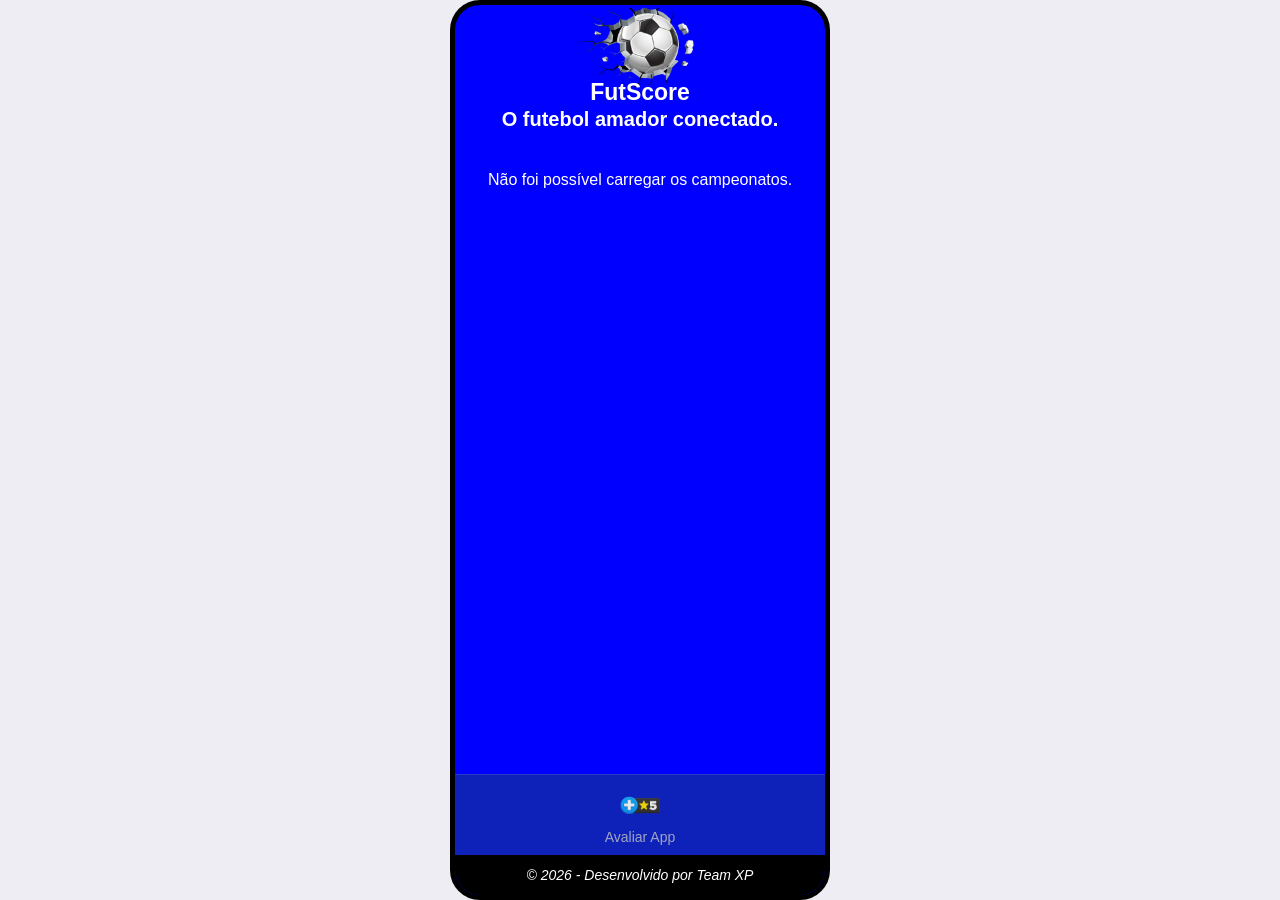
<file: index.html>
<!DOCTYPE html>
<html lang="pt-br">
<head>
    <meta charset="UTF-8">
    <meta name="viewport" content="width=device-width, initial-scale=1.0">
    <link rel="shortcut icon" href="imagens/bola.png" type="image/x-icon">
    <link rel="stylesheet" href="css/style.css">
    <title>FutScore</title>
</head>
<body>
<div class="app">
    <header> <!--cabeçalho-->
        <img src="imagens/bola.png" alt="logo do futscore">
        <h1>FutScore</h1>
        <h2>O futebol amador conectado.</h2>
    </header>

    <main>
        <ul id="lista-campeonatos">
            <li>Carregando campeonatos...</li>
        </ul>
    </main>

    <nav class="bottom-nav"> <!--navegação-->
        <a href="avaliar.html" class="nav-item">
            <img src="imagens/avaliar.png" alt="Avaliar App" class="nav-icon">
            <span style="font-size: 14px;">Avaliar App</span>
        </a>
    </nav>

    <footer>
        <p>&copy; <span id="ano"></span> - Desenvolvido por Team XP</p>
    </footer> 

</div>

<script src="js/script.js"></script>

</body>
</html>
</file>
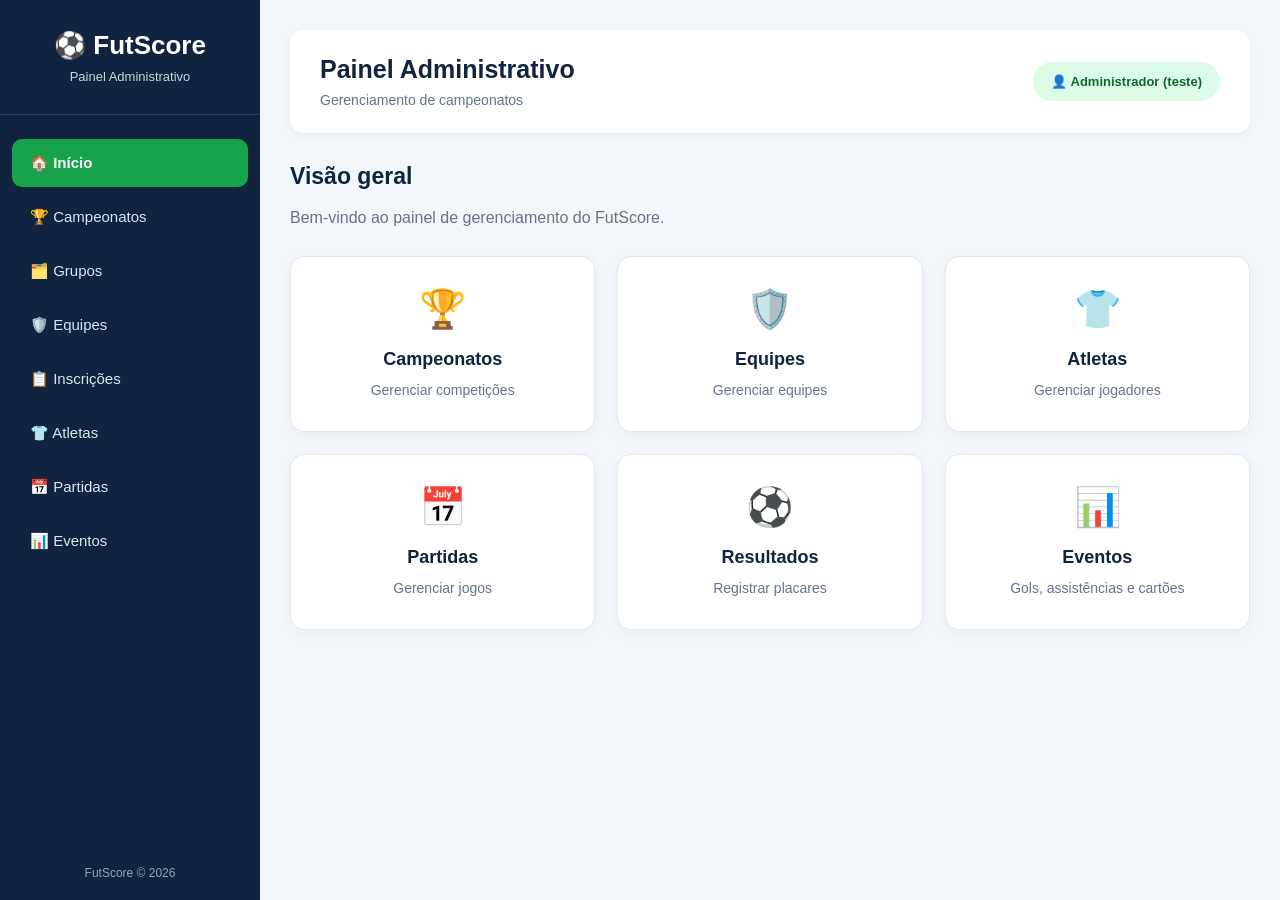
<file: admin/index.html>
<!DOCTYPE html>
<html lang="pt-BR">

<head>
    <meta charset="UTF-8">

    <meta name="viewport"
          content="width=device-width, initial-scale=1.0">

    <title>FutScore | Painel Administrativo</title>

    <link rel="stylesheet" href="admin.css">
</head>

<body>

    <div class="admin-container">

        <!-- MENU LATERAL -->
        <aside class="sidebar">

            <div class="logo">
                <h2>⚽ FutScore</h2>
                <p>Painel Administrativo</p>
            </div>

            <nav class="menu">

                <a href="#" class="menu-item ativo"
                   data-pagina="inicio">
                    🏠 Início
                </a>

                <a href="campeonatos.html" class="menu-item">
                    🏆 Campeonatos
                </a>

                <a href="grupos.html" class="menu-item">
                    🗂️ Grupos
                </a>

                <a href="equipes.html" class="menu-item">
                    🛡️ Equipes
                </a>

                <a href="inscricoes.html" class="menu-item">
                    📋 Inscrições
                </a>

                <a href="atletas.html" class="menu-item">
                    👕 Atletas
                </a>

                <a href="partidas.html" class="menu-item">
                    📅 Partidas
                </a>

                <a href="eventos.html" class="menu-item">
                    📊 Eventos
                </a>

            </nav>

            <div class="sidebar-rodape">
                <p>FutScore © 2026</p>
            </div>

        </aside>

        <!-- CONTEÚDO PRINCIPAL -->
        <main class="conteudo">

            <header class="topo">

                <div>
                    <h1>Painel Administrativo</h1>
                    <p>Gerenciamento de campeonatos</p>
                </div>

                <div class="usuario">
                    <span>👤 Administrador (teste)</span>
                </div>

            </header>

            <!-- PÁGINA INICIAL -->
            <section id="pagina-inicio"
                     class="pagina ativa">

                <h2>Visão geral</h2>

                <p class="descricao">
                    Bem-vindo ao painel de gerenciamento
                    do FutScore.
                </p>

                <div class="cards">

                    <div class="card">
                        <div class="card-icone">🏆</div>
                        <h3>Campeonatos</h3>
                        <p>Gerenciar competições</p>
                    </div>

                    <div class="card">
                        <div class="card-icone">🛡️</div>
                        <h3>Equipes</h3>
                        <p>Gerenciar equipes</p>
                    </div>

                    <div class="card">
                        <div class="card-icone">👕</div>
                        <h3>Atletas</h3>
                        <p>Gerenciar jogadores</p>
                    </div>

                    <div class="card">
                        <div class="card-icone">📅</div>
                        <h3>Partidas</h3>
                        <p>Gerenciar jogos</p>
                    </div>

                    <div class="card">
                        <div class="card-icone">⚽</div>
                        <h3>Resultados</h3>
                        <p>Registrar placares</p>
                    </div>

                    <div class="card">
                        <div class="card-icone">📊</div>
                        <h3>Eventos</h3>
                        <p>Gols, assistências e cartões</p>
                    </div>

                </div>

            </section>

            <!-- ATLETAS -->
            <section id="pagina-atletas"
                     class="pagina">

                <h2>Atletas</h2>

                <p>
                    Área para cadastrar e gerenciar atletas.
                </p>

            </section>

            <!-- PARTIDAS -->
            <section id="pagina-partidas"
                     class="pagina">

                <h2>Partidas</h2>

                <p>
                    Área para cadastrar e gerenciar partidas.
                </p>

            </section>

            <!-- RESULTADOS -->
            <section id="pagina-resultados"
                     class="pagina">

                <h2>Resultados</h2>

                <p>
                    Área para registrar os resultados
                    das partidas.
                </p>

            </section>

            <!-- EVENTOS -->
            <section id="pagina-eventos"
                     class="pagina">

                <h2>Eventos das partidas</h2>

                <p>
                    Área para registrar gols,
                    assistências e cartões.
                </p>

            </section>

        </main>

    </div>

    <script src="admin.js"></script>

</body>
</html>
</file>
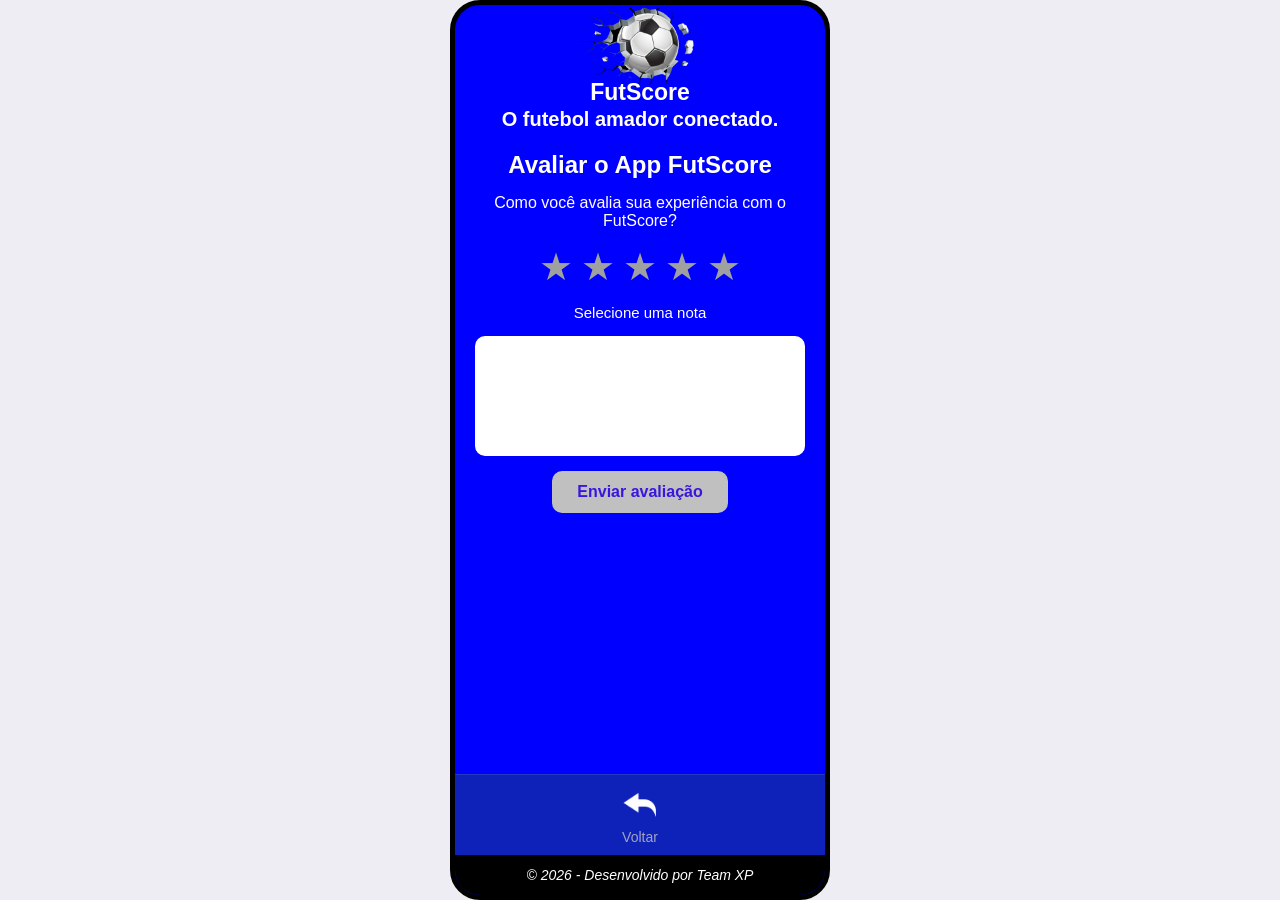
<file: avaliar.html>
<!DOCTYPE html>
<html lang="pt-br">

<head>
    <meta charset="UTF-8">
    <meta name="viewport" content="width=device-width, initial-scale=1.0">
    <link rel="shortcut icon" href="imagens/bola.png" type="image/x-icon">
    <link rel="stylesheet" href="css/style.css">
    <title>FutScore</title>
</head>

<body>
<div class="app">
    <header>
        <img src="imagens/bola.png" alt="Logo do FutScore">
        <h1>FutScore</h1>
        <h2>O futebol amador conectado.</h2>
    </header>
    <main class="avaliacao">
        <h2>Avaliar o App FutScore</h2>
        <p class="texto-avaliacao">
            Como você avalia sua experiência com o FutScore?
        </p>
        <!-- ESTRELAS -->
        <div class="estrelas">
            <span class="estrela" data-valor="1">&#9733;</span>
            <span class="estrela" data-valor="2">&#9733;</span>
            <span class="estrela" data-valor="3">&#9733;</span>
            <span class="estrela" data-valor="4">&#9733;</span>
            <span class="estrela" data-valor="5">&#9733;</span>
        </div>

        <p id="nota">Selecione uma nota</p>
        <!-- COMENTÁRIO -->
        <textarea
            id="comentario"
            placeholder="Digite aqui sua opinião ou sugestão..."
            maxlength="300">
        </textarea>
        <button id="btn-avaliar">
            Enviar avaliação
        </button>
    </main>
    <nav class="bottom-nav">
        <a href="index.html" class="nav-item">
            <img
                src="imagens/voltar.png"
                alt="Voltar"
                class="nav-icon">
            <span>Voltar</span>
        </a>
    </nav>


    <footer>
        <p>
            &copy;
            <span id="ano"></span>
            - Desenvolvido por Team XP
        </p>
    </footer>
</div>

<script src="js/script.js"></script>

</body>
</html>
</file>
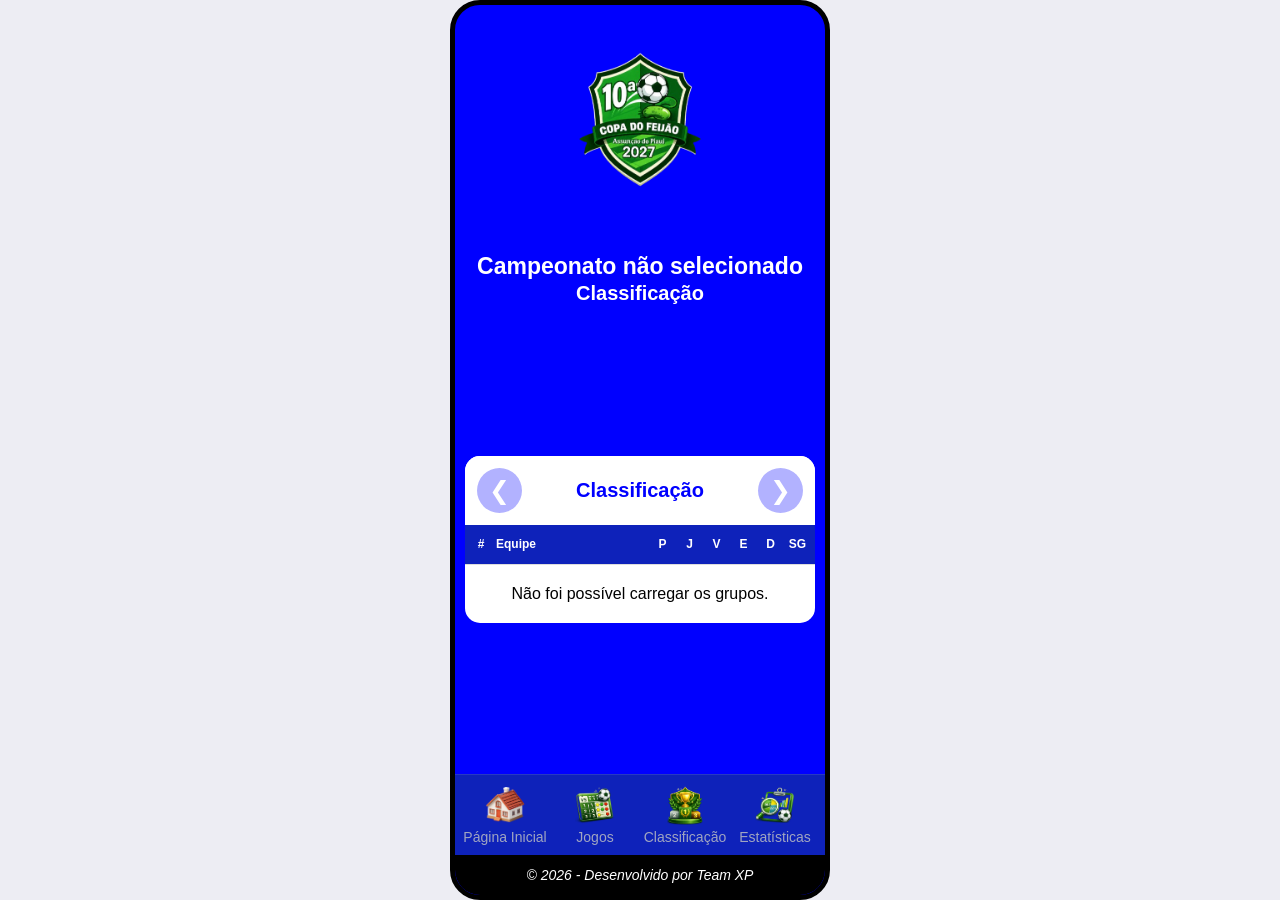
<file: classificacao.html>
<!DOCTYPE html>
<html lang="pt-br">
<head>
    <meta charset="UTF-8">
    <meta name="viewport" content="width=device-width, initial-scale=1.0">
    <link rel="shortcut icon" href="imagens/bola.png" type="image/x-icon">
    <link rel="stylesheet" href="css/style.css">
    <title>FutScore</title>
</head>
<body>

<div class="app">

    <header>
        <img src="imagens/cf2027.png" alt="Imagem do campeonato">
        <h1 id="nome-campeonato">Carregando campeonato...</h1>
        <h2>Classificação</h2>
    </header>

    <main class="classificacao-grupos">
        <section class="painel-classificacao">

            <div class="navegacao-grupo">
                <button id="grupo-anterior"
                        class="btn-grupo"
                        type="button">
                    &#10094;
                </button>

                <h3 id="titulo-grupo">Carregando grupos...</h3>

                <button id="proximo-grupo"
                        class="btn-grupo"
                        type="button">
                    &#10095;
                </button>
            </div>

            <div class="tabela-classificacao">
                <div class="linha cabecalho">
                    <span>#</span>
                    <span class="equipe">Equipe</span>
                    <span>P</span>
                    <span>J</span>
                    <span>V</span>
                    <span>E</span>
                    <span>D</span>
                    <span>SG</span>
                </div>

                <div id="lista-classificacao">
                    <!-- Classificação inserida pelo JavaScript -->
                </div>
            </div>

            <p class="legenda-classificacao">
                <span></span>
                Classificados
            </p>

        </section>
    </main>

    <nav class="bottom-nav">

        <a href="det-camp.html" class="nav-item">
            <img src="imagens/home.png"
                 alt="Início"
                 class="nav-icon">
            <span>Página Inicial</span>
        </a>

        <a href="tab-jogos.html" class="nav-item">
            <img src="imagens/tab-jogos.png"
                 alt="Jogos"
                 class="nav-icon">
            <span>Jogos</span>
        </a>

        <a href="classificacao.html" class="nav-item">
            <img src="imagens/classificacao.png"
                 alt="Classificação"
                 class="nav-icon">
            <span>Classificação</span>
        </a>

        <a href="estatisticas.html" class="nav-item">
            <img src="imagens/estatisticas.png"
                 alt="Estatísticas"
                 class="nav-icon">
            <span>Estatísticas</span>
        </a>

    </nav>

    <footer>
        <p>&copy; <span id="ano"></span> - Desenvolvido por Team XP</p>
    </footer>

</div>

<script src="js/script.js"></script>

<script>
    // Recupera o ID do campeonato selecionado
    const parametros = new URLSearchParams(window.location.search);
    const campeonatoId = parametros.get("id");

    // Consulta os dados reais do campeonato
    async function carregarNomeCampeonato() {

        const titulo = document.getElementById("nome-campeonato");

        if (!campeonatoId) {
            titulo.textContent = "Campeonato não selecionado";
            return;
        }

        try {
            const resposta = await fetch(
                "http://localhost:8080/api/campeonatos/" +
                encodeURIComponent(campeonatoId)
            );

            if (!resposta.ok) {
                throw new Error("Erro HTTP: " + resposta.status);
            }

            const campeonato = await resposta.json();

            titulo.textContent =
                campeonato.nome + " " + campeonato.ano;

            document.title =
                campeonato.nome + " " + campeonato.ano +
                " - Classificação - FutScore";

        } catch (erro) {
            console.error(
                "Erro ao carregar campeonato:",
                erro
            );

            titulo.textContent =
                "Não foi possível carregar o campeonato.";
        }
    }

    carregarNomeCampeonato();
</script>

</body>
</html>
</file>
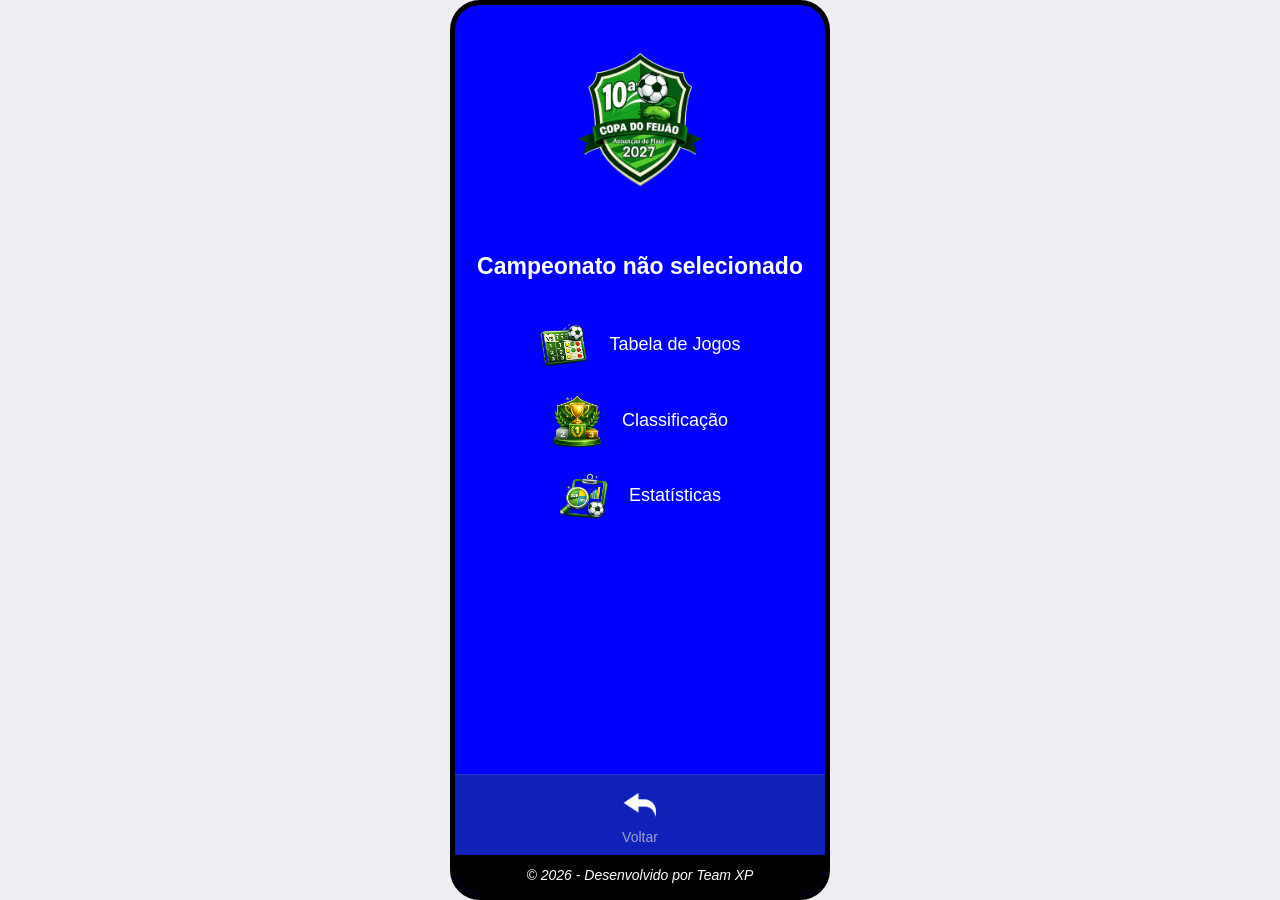
<file: det-camp.html>
<!DOCTYPE html>
<html lang="pt-br">
<head>
    <meta charset="UTF-8">
    <meta name="viewport" content="width=device-width, initial-scale=1.0">
    <link rel="shortcut icon" href="imagens/bola.png" type="image/x-icon">
    <link rel="stylesheet" href="css/style.css">
    <title>FutScore</title>
</head>
<body>

    <div class="app">
        <header>
            <img src="imagens/cf2027.png" alt="Imagem do campeonato">
            <h1 id="nome-campeonato">Carregando campeonato...</h1>
        </header>

        <main>
            <ul>
                <li>
                    <a href="tab-jogos.html" id="link-jogos">
                        <img style="width: 50px;"
                             src="imagens/tab-jogos.png"
                             alt="tabela de jogos">
                        Tabela de Jogos
                    </a>
                </li>

                <li>
                    <a href="classificacao.html" id="link-classificacao">
                        <img style="width: 50px;"
                             src="imagens/classificacao.png"
                             alt="classificação">
                        Classificação
                    </a>
                </li>

                <li>
                    <a href="estatisticas.html" id="link-estatisticas">
                        <img style="width: 50px;"
                             src="imagens/estatisticas.png"
                             alt="estatísticas">
                        Estatísticas
                    </a>
                </li>
            </ul>
        </main>

        <nav class="bottom-nav">
            <a href="index.html" class="nav-item">
                <img src="imagens/voltar.png"
                     alt="Início"
                     class="nav-icon">
                <span>Voltar</span>
            </a>
        </nav>

        <footer>
            <p>&copy; <span id="ano"></span> - Desenvolvido por Team XP</p>
        </footer>
    </div>

    <script src="js/script.js"></script>

    <script>
        // Identifica o campeonato selecionado
        const parametros = new URLSearchParams(window.location.search);
        const campeonatoId = parametros.get("id");

        // Repassa o ID para as outras páginas
        if (campeonatoId) {
            document.getElementById("link-jogos").href =
                "tab-jogos.html?id=" + encodeURIComponent(campeonatoId);

            document.getElementById("link-classificacao").href =
                "classificacao.html?id=" + encodeURIComponent(campeonatoId);

            document.getElementById("link-estatisticas").href =
                "estatisticas.html?id=" + encodeURIComponent(campeonatoId);
        }

        // Consulta os dados reais do campeonato
        async function carregarDetalhesCampeonato() {

            const titulo = document.getElementById("nome-campeonato");

            if (!campeonatoId) {
                titulo.textContent = "Campeonato não selecionado";
                return;
            }

            try {
                const resposta = await fetch(
                    "http://localhost:8080/api/campeonatos/" +
                    encodeURIComponent(campeonatoId)
                );

                if (!resposta.ok) {
                    throw new Error("Erro HTTP: " + resposta.status);
                }

                const campeonato = await resposta.json();

                titulo.textContent =
                    campeonato.nome + " " + campeonato.ano;

                document.title =
                    campeonato.nome + " " + campeonato.ano + " - FutScore";

            } catch (erro) {
                console.error(
                    "Erro ao carregar campeonato:",
                    erro
                );

                titulo.textContent =
                    "Não foi possível carregar o campeonato.";
            }
        }

        carregarDetalhesCampeonato();
    </script>

</body>
</html>
</file>
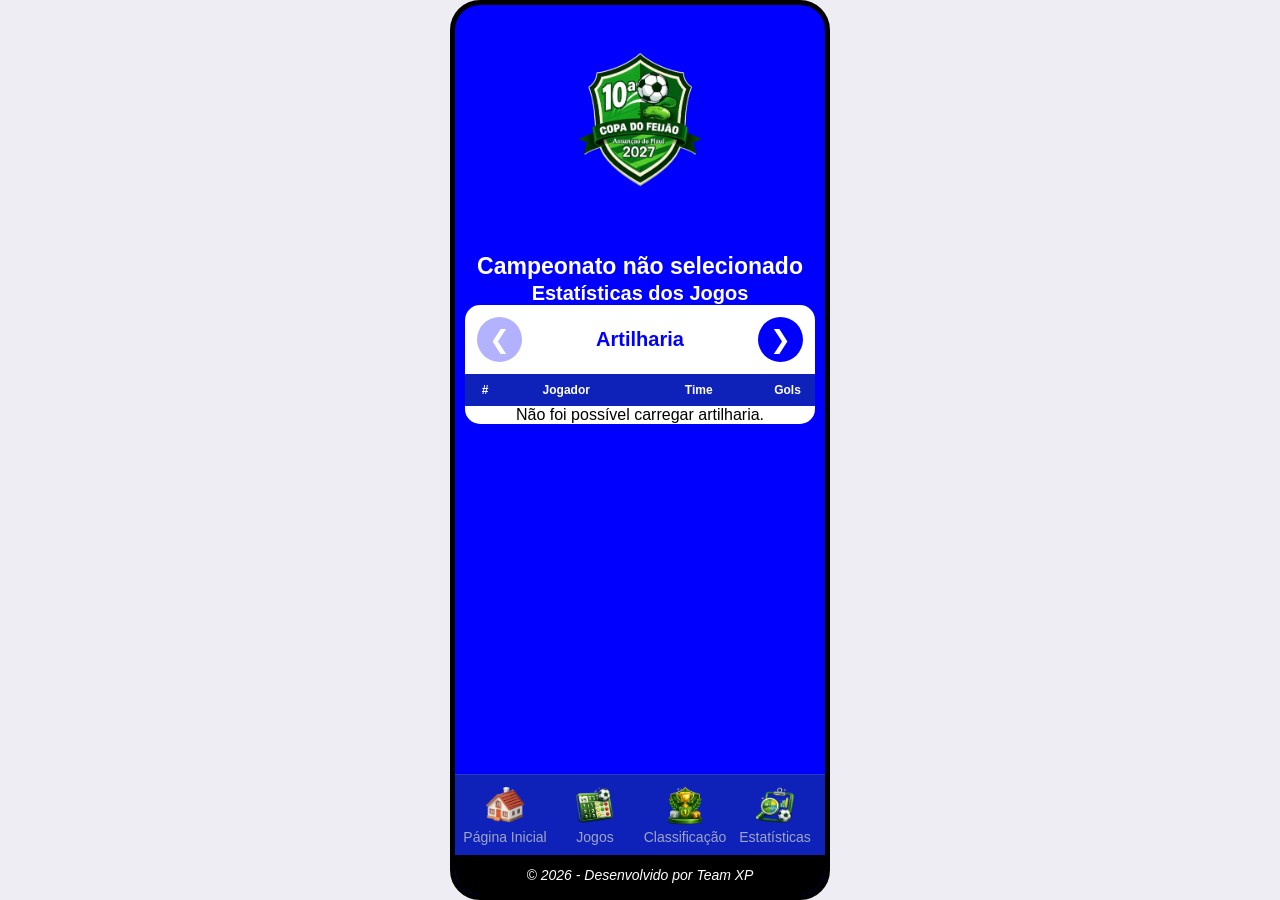
<file: estatisticas.html>
<!DOCTYPE html>
<html lang="pt-br">
<head>
    <meta charset="UTF-8">
    <meta name="viewport" content="width=device-width, initial-scale=1.0">
    <link rel="shortcut icon" href="imagens/bola.png" type="image/x-icon">
    <link rel="stylesheet" href="css/style.css">
    <title>FutScore</title>
</head>
<body>

<div class="app">

    <header>
        <img src="imagens/cf2027.png" alt="Imagem do campeonato">
        <h1 id="nome-campeonato">Carregando campeonato...</h1>
        <h2>Estatísticas dos Jogos</h2>
    </header>

    <main class="estatisticas-jogos">

        <section class="painel-estatisticas">

            <div class="navegacao-estatisticas">

                <button id="estatistica-anterior"
                        class="btn-estatistica"
                        type="button">
                    &#10094;
                </button>

                <h3 id="titulo-estatistica">Artilharia</h3>

                <button id="proxima-estatistica"
                        class="btn-estatistica"
                        type="button">
                    &#10095;
                </button>

            </div>

            <div class="cabecalho-estatistica">
                <span>#</span>
                <span>Jogador</span>
                <span>Time</span>
                <span id="titulo-valor">Gols</span>
            </div>

            <div id="lista-estatisticas">
                <!-- Dados inseridos pelo JavaScript -->
            </div>

        </section>

    </main>

    <nav class="bottom-nav">

        <a href="det-camp.html" class="nav-item">
            <img src="imagens/home.png"
                 alt="Início"
                 class="nav-icon">
            <span>Página Inicial</span>
        </a>

        <a href="tab-jogos.html" class="nav-item">
            <img src="imagens/tab-jogos.png"
                 alt="Jogos"
                 class="nav-icon">
            <span>Jogos</span>
        </a>

        <a href="classificacao.html" class="nav-item">
            <img src="imagens/classificacao.png"
                 alt="Classificação"
                 class="nav-icon">
            <span>Classificação</span>
        </a>

        <a href="estatisticas.html" class="nav-item">
            <img src="imagens/estatisticas.png"
                 alt="Estatísticas"
                 class="nav-icon">
            <span>Estatísticas</span>
        </a>

    </nav>

    <footer>
        <p>&copy; <span id="ano"></span> - Desenvolvido por Team XP</p>
    </footer>

</div>

<script src="js/script.js"></script>

<script>
    // Recupera o ID do campeonato selecionado
    const parametros = new URLSearchParams(window.location.search);
    const campeonatoId = parametros.get("id");

    // Consulta os dados do campeonato na API
    async function carregarNomeCampeonato() {

        const titulo = document.getElementById("nome-campeonato");

        if (!campeonatoId) {
            titulo.textContent = "Campeonato não selecionado";
            return;
        }

        try {
            const resposta = await fetch(
                "http://localhost:8080/api/campeonatos/" +
                encodeURIComponent(campeonatoId)
            );

            if (!resposta.ok) {
                throw new Error("Erro HTTP: " + resposta.status);
            }

            const campeonato = await resposta.json();

            titulo.textContent =
                campeonato.nome + " " + campeonato.ano;

            document.title =
                campeonato.nome + " " + campeonato.ano +
                " - Estatísticas - FutScore";

        } catch (erro) {
            console.error(
                "Erro ao carregar campeonato:",
                erro
            );

            titulo.textContent =
                "Não foi possível carregar o campeonato.";
        }
    }

    carregarNomeCampeonato();
</script>

</body>
</html>
</file>
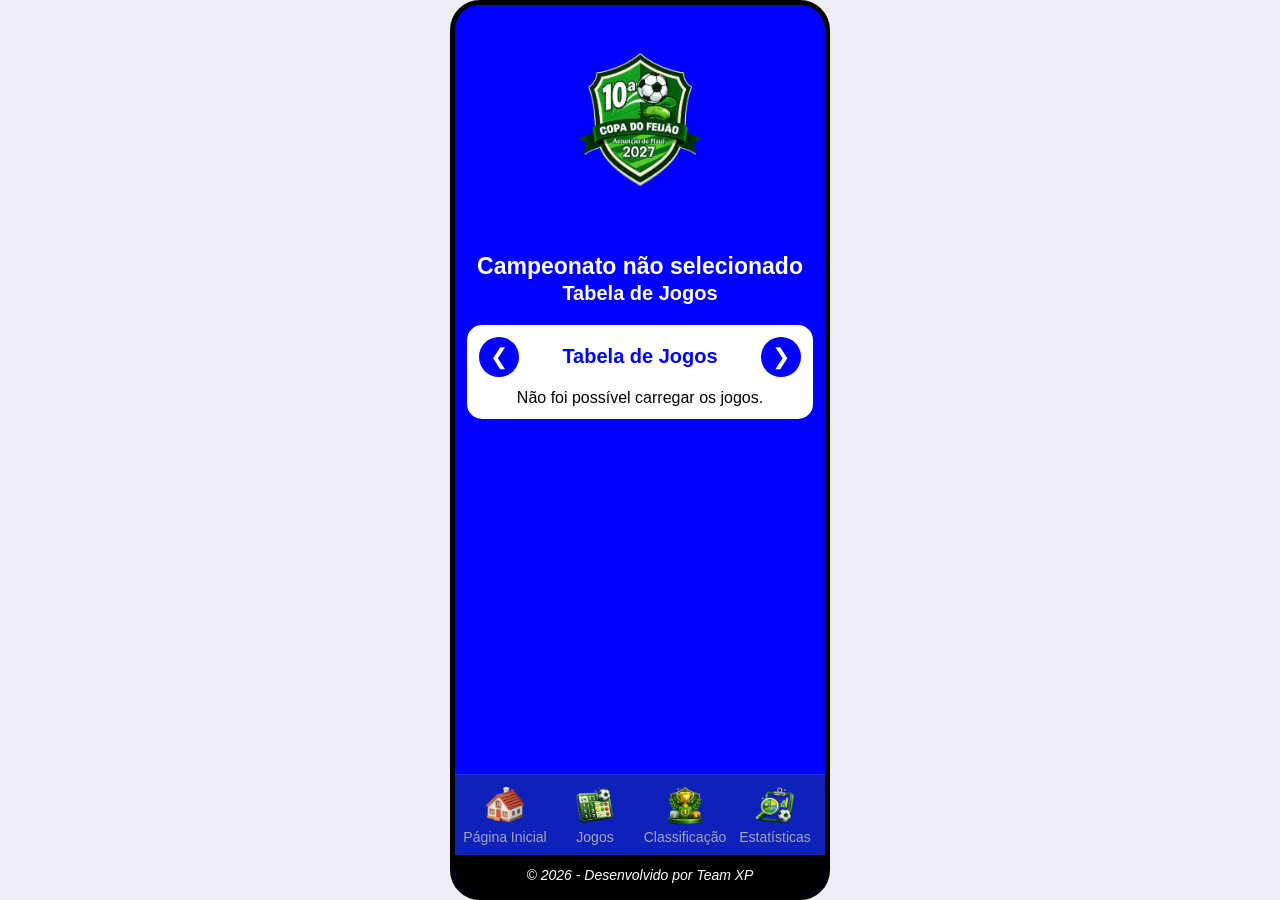
<file: tab-jogos.html>
<!DOCTYPE html>
<html lang="pt-br">
<head>
    <meta charset="UTF-8">
    <meta name="viewport" content="width=device-width, initial-scale=1.0">
    <link rel="shortcut icon" href="imagens/bola.png" type="image/x-icon">
    <link rel="stylesheet" href="css/style.css">
    <title>FutScore</title>
</head>
<body>

<div class="app">

    <header>
        <img src="imagens/cf2027.png" alt="Imagem do campeonato">
        <h1 id="nome-campeonato">Carregando campeonato...</h1>
        <h2>Tabela de Jogos</h2>
    </header>

    <main class="jogos">

        <section class="painel-rodada">

            <div class="navegacao-rodada">

                <button id="rodada-anterior"
                        class="btn-rodada"
                        type="button">
                    &#10094;
                </button>

                <h3 id="titulo-rodada">1ª Rodada</h3>

                <button id="proxima-rodada"
                        class="btn-rodada"
                        type="button">
                    &#10095;
                </button>

            </div>

            <div id="lista-jogos"></div>

        </section>

    </main>

    <nav class="bottom-nav">

        <a href="det-camp.html" class="nav-item">
            <img src="imagens/home.png"
                 alt="Início"
                 class="nav-icon">
            <span>Página Inicial</span>
        </a>

        <a href="tab-jogos.html" class="nav-item">
            <img src="imagens/tab-jogos.png"
                 alt="Jogos"
                 class="nav-icon">
            <span>Jogos</span>
        </a>

        <a href="classificacao.html" class="nav-item">
            <img src="imagens/classificacao.png"
                 alt="Classificação"
                 class="nav-icon">
            <span>Classificação</span>
        </a>

        <a href="estatisticas.html" class="nav-item">
            <img src="imagens/estatisticas.png"
                 alt="Estatísticas"
                 class="nav-icon">
            <span>Estatísticas</span>
        </a>

    </nav>

    <footer>
        <p>&copy; <span id="ano"></span> - Desenvolvido por Team XP</p>
    </footer>

</div>

<script src="js/script.js"></script>

<script>
    // Recupera o ID do campeonato selecionado
    const parametros = new URLSearchParams(window.location.search);
    const campeonatoId = parametros.get("id");

    // Consulta o campeonato na API
    async function carregarNomeCampeonato() {

        const titulo = document.getElementById("nome-campeonato");

        if (!campeonatoId) {
            titulo.textContent = "Campeonato não selecionado";
            return;
        }

        try {
            const resposta = await fetch(
                "http://localhost:8080/api/campeonatos/" +
                encodeURIComponent(campeonatoId)
            );

            if (!resposta.ok) {
                throw new Error("Erro HTTP: " + resposta.status);
            }

            const campeonato = await resposta.json();

            titulo.textContent =
                campeonato.nome + " " + campeonato.ano;

            document.title =
                campeonato.nome + " " + campeonato.ano +
                " - Tabela de Jogos - FutScore";

        } catch (erro) {
            console.error("Erro ao carregar campeonato:", erro);

            titulo.textContent =
                "Não foi possível carregar o campeonato.";
        }
    }

    carregarNomeCampeonato();
</script>

</body>
</html>
</file>
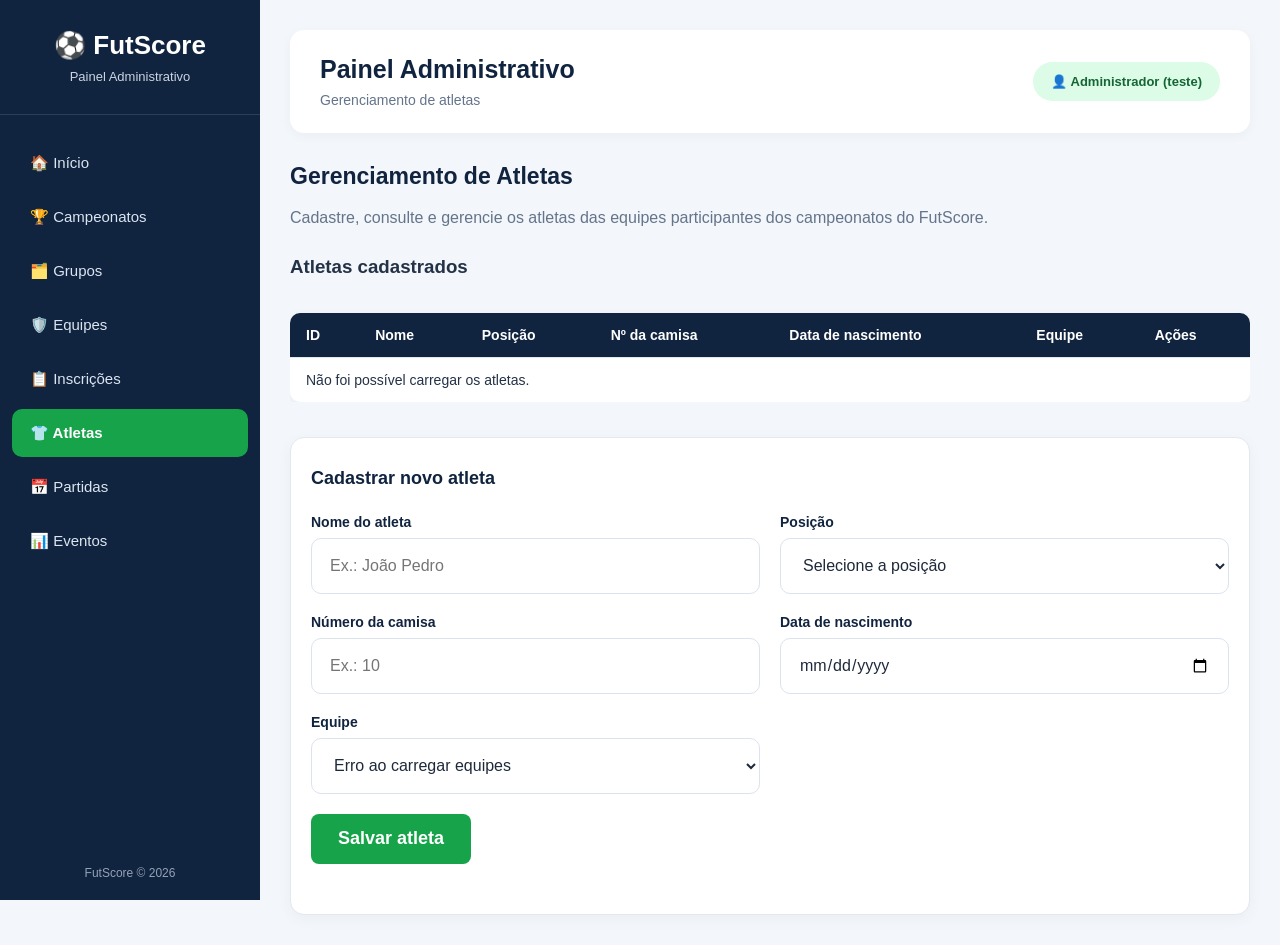
<file: admin/atletas.html>
<!DOCTYPE html>
<html lang="pt-BR">

<head>
    <meta charset="UTF-8">

    <meta name="viewport"
          content="width=device-width, initial-scale=1.0">

    <title>FutScore | Gerenciamento de Atletas</title>

    <link rel="stylesheet" href="admin.css">
</head>

<body>

    <div class="admin-container">

        <!-- MENU LATERAL -->
        <aside class="sidebar">

            <div class="logo">
                <h2>⚽ FutScore</h2>
                <p>Painel Administrativo</p>
            </div>

            <nav class="menu">

                <a href="index.html" class="menu-item">
                    🏠 Início
                </a>

                <a href="campeonatos.html" class="menu-item">
                    🏆 Campeonatos
                </a>

                <a href="grupos.html" class="menu-item">
                    🗂️ Grupos
                </a>

                <a href="equipes.html" class="menu-item">
                    🛡️ Equipes
                </a>

                <a href="inscricoes.html" class="menu-item">
                    📋 Inscrições
                </a>

                <a href="atletas.html" class="menu-item ativo">
                    👕 Atletas
                </a>

                <a href="partidas.html" class="menu-item">
                    📅 Partidas
                </a>

                <a href="eventos.html" class="menu-item">
                    📊 Eventos
                </a>

            </nav>

            <div class="sidebar-rodape">
                <p>FutScore © 2026</p>
            </div>

        </aside>

        <!-- CONTEÚDO PRINCIPAL -->
        <main class="conteudo">

            <header class="topo">

                <div>
                    <h1>Painel Administrativo</h1>
                    <p>Gerenciamento de atletas</p>
                </div>

                <div class="usuario">
                    <span>👤 Administrador (teste)</span>
                </div>

            </header>

            <!-- ATLETAS -->
            <section id="pagina-atletas" class="pagina ativa">

                <h2>Gerenciamento de Atletas</h2>

                <p class="descricao">
                    Cadastre, consulte e gerencie os atletas das equipes
                    participantes dos campeonatos do FutScore.
                </p>

                <!-- TABELA DE ATLETAS -->
                <h3>Atletas cadastrados</h3>

                <div style="overflow-x: auto; margin-top: 20px;">

                    <table id="tabela-atletas" class="tabela-equipes">

                        <thead>
                            <tr>
                                <th>ID</th>
                                <th>Nome</th>
                                <th>Posição</th>
                                <th>Nº da camisa</th>
                                <th>Data de nascimento</th>
                                <th>Equipe</th>
                                <th>Ações</th>
                            </tr>
                        </thead>

                        <tbody id="lista-atletas-admin">
                            <tr>
                                <td colspan="7">
                                    Aguardando carregamento dos atletas...
                                </td>
                            </tr>
                        </tbody>

                    </table>

                </div>
                                
                <!-- FORMULÁRIO DE CADASTRO DE ATLETAS -->
                <div class="card" style="margin-top: 35px; text-align: left;">

                    <h3>Cadastrar novo atleta</h3>

                    <form id="form-atleta">

                    <div class="campo-formulario">
                        <label for="nome-atleta">Nome do atleta</label>
                        <input
                            type="text"
                            id="nome-atleta"
                            name="nome"
                            placeholder="Ex.: João Pedro"
                            required
                        >
                    </div>

                    <div class="campo-formulario">
                        <label for="posicao-atleta">Posição</label>
                        <select id="posicao-atleta" name="posicao" required>
                            <option value="">Selecione a posição</option>
                            <option value="Goleiro">Goleiro</option>
                            <option value="Zagueiro">Zagueiro</option>
                            <option value="Lateral-Direito">Lateral Direito</option>
                            <option value="Lateral-Esquerdo">Lateral Esquerdo</option>
                            <option value="Volante">Volante</option>
                            <option value="Meia">Meia</option>
                            <option value="Atacante">Atacante</option>
                            <option value="Centroavante">Centroavante</option>
                        </select>
                    </div>

                    <div class="campo-formulario">
                        <label for="numero-atleta">Número da camisa</label>
                        <input
                            type="number"
                            id="numero-atleta"
                            name="numero"
                            min="1"
                            max="99"
                            placeholder="Ex.: 10"
                            required
                        >
                    </div>

                    <div class="campo-formulario">
                        <label for="nascimento-atleta">Data de nascimento</label>
                        <input
                            type="date"
                            id="nascimento-atleta"
                            name="dataNascimento"
                            required
                        >
                    </div>

                    <div class="campo-formulario">
                        <label for="equipe-atleta">Equipe</label>
                        <select id="equipe-atleta" name="equipe" required>
                            <option value="">Selecione uma equipe</option>
                        </select>
                    </div>

                    <div class="acoes-form-atleta">
                        <button type="submit" class="btn-salvar">
                            Salvar atleta
                        </button>

                        <button
                            type="button"
                            id="btn-cancelar-edicao-atleta"
                            class="btn-excluir"
                            style="display: none;">
                            Cancelar edição
                        </button>
                    </div>

                    <p id="mensagem-atleta"
                    role="status"
                    aria-live="polite"></p>

                </form>

                </div>

            </section>


        </main>

    </div>

    <script src="atletas.js"></script>

</body>
</html>
</file>
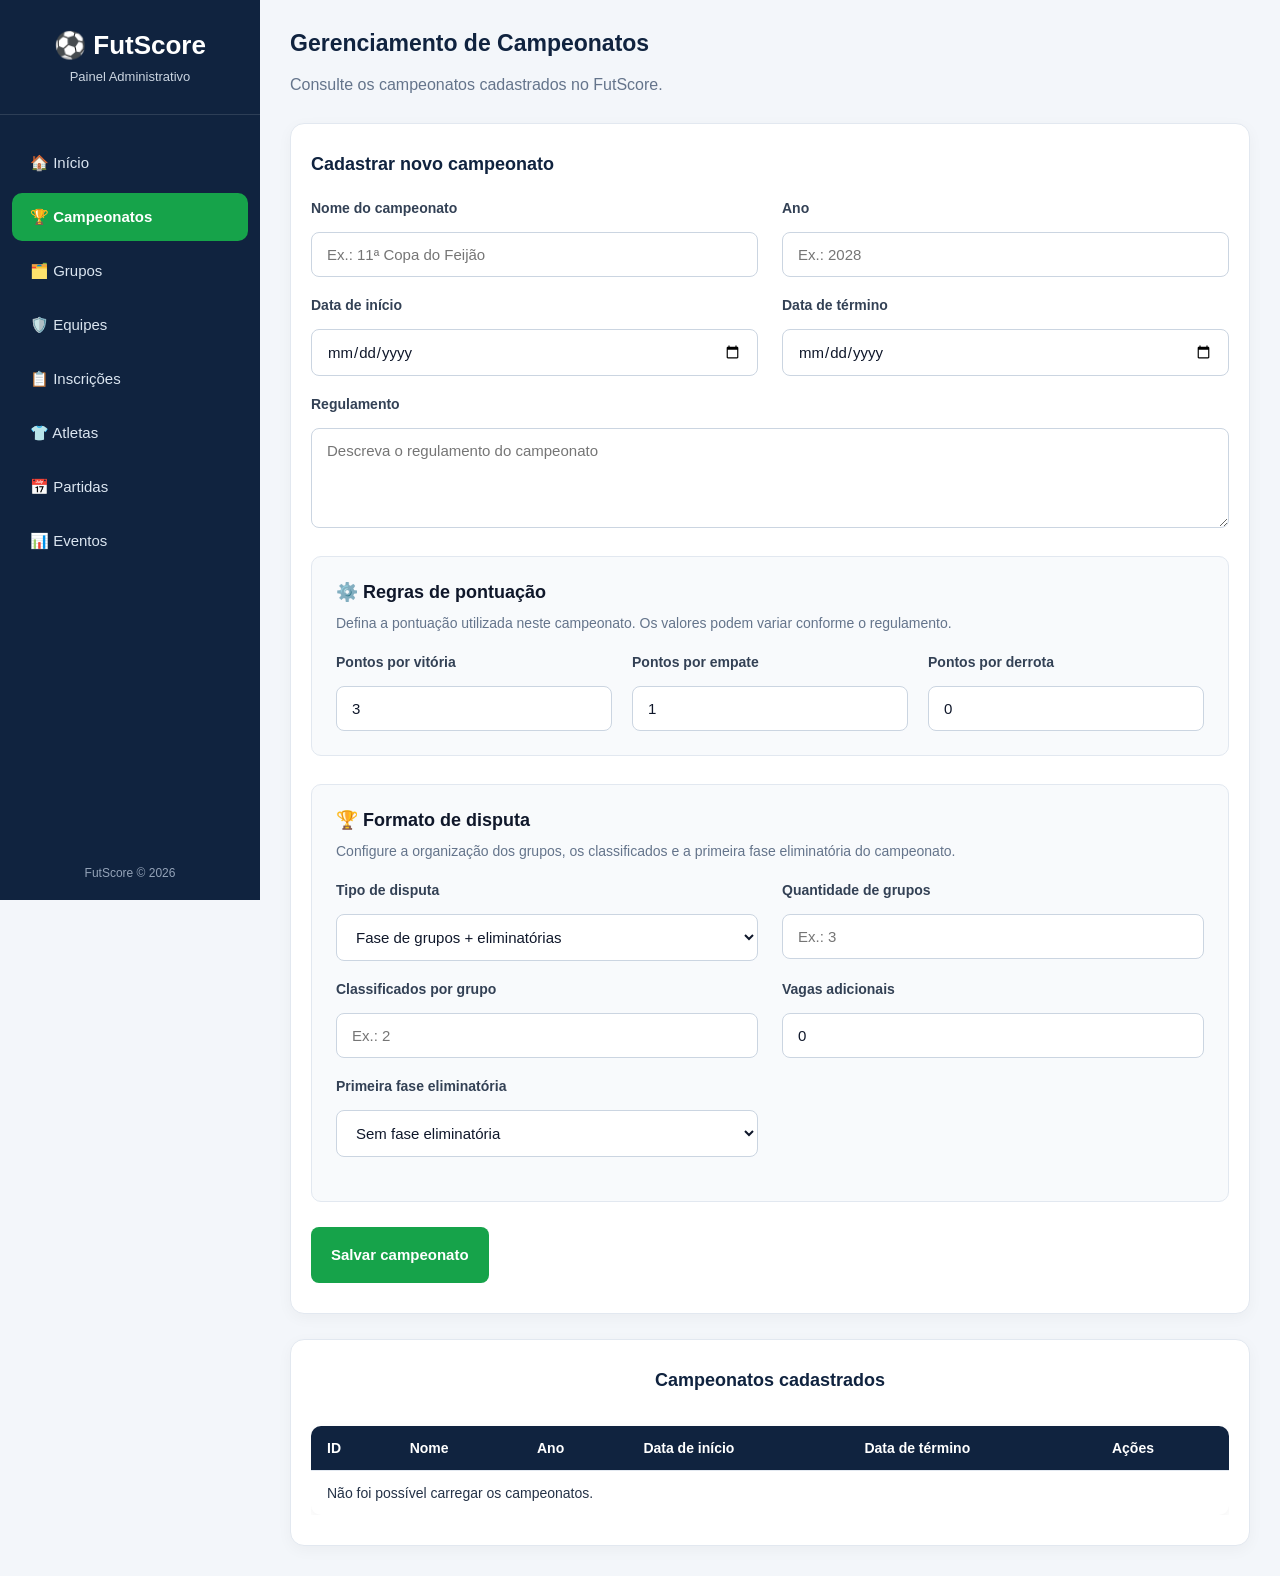
<file: admin/campeonatos.html>
<!DOCTYPE html>
<html lang="pt-BR">

<head>
    <meta charset="UTF-8">

    <meta name="viewport"
          content="width=device-width, initial-scale=1.0">

    <title>FutScore | Gerenciamento de Campeonatos</title>

    <link rel="stylesheet" href="admin.css">
</head>

<body>

    <div class="admin-container">

        <!-- MENU LATERAL -->
        <aside class="sidebar">

            <div class="logo">
                <h2>⚽ FutScore</h2>
                <p>Painel Administrativo</p>
            </div>

            <nav class="menu">

                <a href="index.html" class="menu-item">
                    🏠 Início
                </a>

                <a href="campeonatos.html" class="menu-item ativo">
                    🏆 Campeonatos
                </a>

                <a href="grupos.html" class="menu-item">
                    🗂️ Grupos
                </a>

                <a href="equipes.html" class="menu-item">
                    🛡️ Equipes
                </a>

                <a href="inscricoes.html" class="menu-item">
                    📋 Inscrições
                </a>

                <a href="atletas.html" class="menu-item">
                    👕 Atletas
                </a>

                <a href="partidas.html" class="menu-item">
                    📅 Partidas
                </a>

                <a href="eventos.html" class="menu-item">
                    📊 Eventos
                </a>

            </nav>

            <div class="sidebar-rodape">
                <p>FutScore © 2026</p>
            </div>

        </aside>

    <!-- CONTEÚDO PRINCIPAL -->
    <main class="conteudo">

    <!-- CAMPEONATOS -->
        <section id="pagina-campeonatos" class="pagina ativa">

            <h2>Gerenciamento de Campeonatos</h2>

            <p class="descricao">
                Consulte os campeonatos cadastrados no FutScore.
            </p>

            <!-- FORMULÁRIO DE CADASTRO DE CAMPEONATO -->
            <div class="card" style="margin-bottom: 25px; text-align: left;">

                <h3>Cadastrar novo campeonato</h3>

                <form id="form-campeonato" class="formulario-campeonato">
                    <div class="grade-dados-campeonato">
                        <div class="campo-formulario">
                            <label for="nome-campeonato">
                                Nome do campeonato
                            </label>

                            <input
                                type="text"
                                id="nome-campeonato"
                                name="nome"
                                placeholder="Ex.: 11ª Copa do Feijão"
                                required
                            >
                        </div>

                        <div class="campo-formulario">
                            <label for="ano-campeonato">
                                Ano
                            </label>

                            <input
                                type="number"
                                id="ano-campeonato"
                                name="ano"
                                min="2000"
                                max="2100"
                                placeholder="Ex.: 2028"
                                required
                            >
                        </div>

                        <div class="campo-formulario">
                            <label for="inicio-campeonato">
                                Data de início
                            </label>

                            <input
                                type="date"
                                id="inicio-campeonato"
                                name="dataInicio"
                                required
                            >
                        </div>

                        <div class="campo-formulario">
                            <label for="fim-campeonato">
                                Data de término
                            </label>

                            <input
                                type="date"
                                id="fim-campeonato"
                                name="dataFim"
                                required
                            >
                        </div>
                    </div>
                    <div class="campo-formulario">
                        <label for="regulamento-campeonato">
                            Regulamento
                        </label>

                        <textarea
                            id="regulamento-campeonato"
                            name="regulamento"
                            rows="4"
                            placeholder="Descreva o regulamento do campeonato"
                        ></textarea>
                    </div>

                    <!-- CONFIGURAÇÕES DE PONTUAÇÃO -->
                    <div class="configuracoes-campeonato">

                        <h3>⚙️ Regras de pontuação</h3>

                        <p>
                            Defina a pontuação utilizada neste campeonato.
                            Os valores podem variar conforme o regulamento.
                        </p>

                        <div class="grade-pontuacao">

                            <div class="campo-formulario">
                                <label for="pontos-vitoria">Pontos por vitória</label>
                                <input type="number" id="pontos-vitoria"
                                    name="pontosVitoria" min="0" value="3" required>
                            </div>

                            <div class="campo-formulario">
                                <label for="pontos-empate">Pontos por empate</label>
                                <input type="number" id="pontos-empate"
                                    name="pontosEmpate" min="0" value="1" required>
                            </div>

                            <div class="campo-formulario">
                                <label for="pontos-derrota">Pontos por derrota</label>
                                <input type="number" id="pontos-derrota"
                                    name="pontosDerrota" min="0" value="0" required>
                            </div>

                        </div>

                    </div>
                    
                    <!-- CONFIGURAÇÕES DO FORMATO DE DISPUTA -->
                    <div class="configuracoes-campeonato">

                        <h3>🏆 Formato de disputa</h3>

                        <p>
                            Configure a organização dos grupos, os classificados
                            e a primeira fase eliminatória do campeonato.
                        </p>

                        <div class="grade-dados-campeonato">

                            <div class="campo-formulario">
                                <label for="tipo-disputa">
                                    Tipo de disputa
                                </label>
                                <select id="tipo-disputa" name="tipoDisputa" required>
                                    <option value="GRUPOS_ELIMINATORIAS">
                                        Fase de grupos + eliminatórias
                                    </option>
                                    <option value="PONTOS_CORRIDOS">
                                        Pontos corridos
                                    </option>
                                    <option value="ELIMINATORIAS">
                                        Eliminatórias diretas
                                    </option>
                                </select>
                            </div>

                            <div class="campo-formulario">
                                <label for="quantidade-grupos">
                                    Quantidade de grupos
                                </label>
                                <input type="number" id="quantidade-grupos"
                                    name="quantidadeGrupos" min="1"
                                    placeholder="Ex.: 3">
                            </div>

                            <div class="campo-formulario">
                                <label for="classificados-por-grupo">
                                    Classificados por grupo
                                </label>
                                <input type="number" id="classificados-por-grupo"
                                    name="classificadosPorGrupo" min="1"
                                    placeholder="Ex.: 2">
                            </div>

                            <div class="campo-formulario">
                                <label for="vagas-adicionais">
                                    Vagas adicionais
                                </label>
                                <input type="number" id="vagas-adicionais"
                                    name="vagasAdicionais" min="0" value="0">
                            </div>

                            <div class="campo-formulario">
                                <label for="primeira-fase-eliminatoria">
                                    Primeira fase eliminatória
                                </label>
                                <select id="primeira-fase-eliminatoria"
                                        name="primeiraFaseEliminatoria">
                                    <option value="">Sem fase eliminatória</option>
                                    <option value="OITAVAS">Oitavas de final</option>
                                    <option value="QUARTAS">Quartas de final</option>
                                    <option value="SEMIFINAIS">Semifinais</option>
                                    <option value="FINAL">Final</option>
                                </select>
                            </div>

                        </div>

                    </div>

                    <div class="acoes-form-campeonato">
                        <button type="submit" class="btn-salvar">
                            Salvar campeonato
                        </button>

                        <button
                            type="button"
                            id="btn-cancelar-edicao-campeonato"
                            class="btn-excluir"
                            style="display: none;">
                            Cancelar edição
                        </button>
                    </div>

                    <p id="mensagem-campeonato"
                    role="status"
                    aria-live="polite"></p>

                </form>

            </div>

            <div class="card">

                <h3>Campeonatos cadastrados</h3>

                <div style="overflow-x: auto; margin-top: 20px;">

                    <table id="tabela-campeonatos" class="tabela-equipes">

                        <thead>
                            <tr>
                                <th>ID</th>
                                <th>Nome</th>
                                <th>Ano</th>
                                <th>Data de início</th>
                                <th>Data de término</th>
                                <th>Ações</th>
                            </tr>
                        </thead>

                        <tbody id="lista-campeonatos-admin">

                            <tr>
                                <td colspan="6">
                                    Aguardando carregamento...
                                </td>
                            </tr>

                        </tbody>

                    </table>

                </div>

            </div>

        </section>

        </main>

    </div>

    <script src="campeonatos.js"></script>

</body>
</html>
</file>
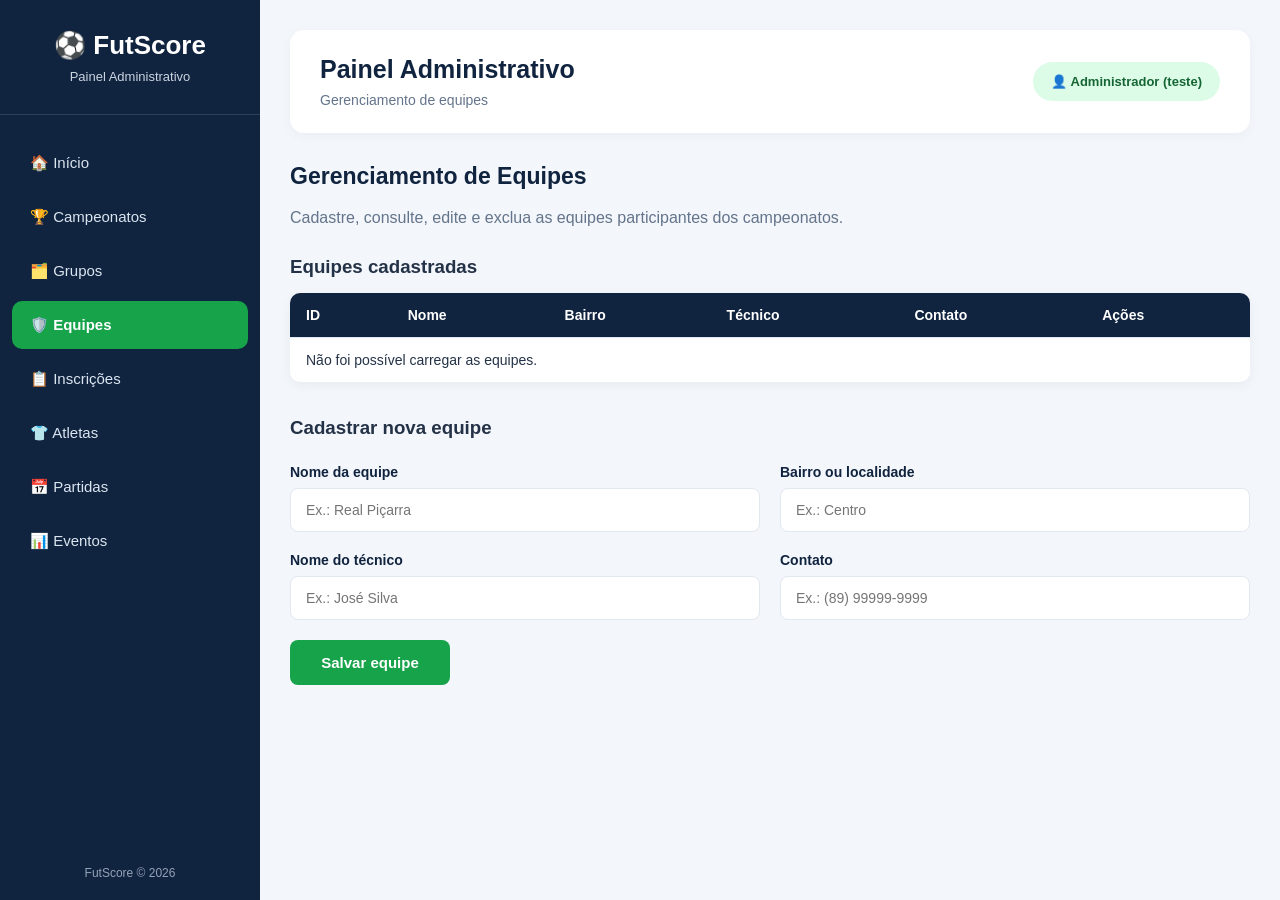
<file: admin/equipes.html>
<!DOCTYPE html>
<html lang="pt-BR">

<head>
    <meta charset="UTF-8">

    <meta name="viewport"
          content="width=device-width, initial-scale=1.0">

    <title>FutScore | Gerenciamento de Equipes</title>

    <link rel="stylesheet" href="admin.css">
</head>

<body>

    <div class="admin-container">

        <!-- MENU LATERAL -->
        <aside class="sidebar">

            <div class="logo">
                <h2>⚽ FutScore</h2>
                <p>Painel Administrativo</p>
            </div>

            <nav class="menu">

                <a href="index.html" class="menu-item">
                    🏠 Início
                </a>

                <a href="campeonatos.html" class="menu-item">
                    🏆 Campeonatos
                </a>

                <a href="grupos.html" class="menu-item">
                    🗂️ Grupos
                </a>

                <a href="equipes.html" class="menu-item ativo">
                    🛡️ Equipes
                </a>

                <a href="inscricoes.html" class="menu-item">
                    📋 Inscrições
                </a>

                <a href="atletas.html" class="menu-item">
                    👕 Atletas
                </a>

                <a href="partidas.html" class="menu-item">
                    📅 Partidas
                </a>

                <a href="eventos.html" class="menu-item">
                    📊 Eventos
                </a>

            </nav>

            <div class="sidebar-rodape">
                <p>FutScore © 2026</p>
            </div>

        </aside>

        <!-- CONTEÚDO PRINCIPAL -->
        <main class="conteudo">

            <header class="topo">

                <div>
                    <h1>Painel Administrativo</h1>
                    <p>Gerenciamento de equipes</p>
                </div>

                <div class="usuario">
                    <span>👤 Administrador (teste)</span>
                </div>

            </header>

            <!-- EQUIPES -->            
            <section id="pagina-equipes" class="pagina ativa">

                <h2>Gerenciamento de Equipes</h2>

                <p class="descricao">
                    Cadastre, consulte, edite e exclua as equipes
                    participantes dos campeonatos.
                </p>

                <h3>Equipes cadastradas</h3>

                <table class="tabela-equipes">
                    <thead>
                        <tr>
                            <th>ID</th>
                            <th>Nome</th>
                            <th>Bairro</th>
                            <th>Técnico</th>
                            <th>Contato</th>
                            <th>Ações</th>
                        </tr>
                    </thead>

                    <tbody id="lista-equipes-admin">
                        <tr>
                            <td colspan="6">
                                Aguardando carregamento das equipes...
                            </td>
                        </tr>
                    </tbody>
                </table>
                                
                <!-- FORMULÁRIO DE CADASTRO DE EQUIPES -->

                <h3 style="margin-top: 35px;">Cadastrar nova equipe</h3>

                <form id="form-equipe">

                    <div class="campo-formulario">
                        <label for="nome-equipe">Nome da equipe</label>
                        <input
                            type="text"
                            id="nome-equipe"
                            placeholder="Ex.: Real Piçarra"
                            required
                        >
                    </div>

                    <div class="campo-formulario">
                        <label for="bairro-equipe">Bairro ou localidade</label>
                        <input
                            type="text"
                            id="bairro-equipe"
                            placeholder="Ex.: Centro"
                        >
                    </div>

                    <div class="campo-formulario">
                        <label for="tecnico-equipe">Nome do técnico</label>
                        <input
                            type="text"
                            id="tecnico-equipe"
                            placeholder="Ex.: José Silva"
                        >
                    </div>

                    <div class="campo-formulario">
                        <label for="contato-equipe">Contato</label>
                        <input
                            type="tel"
                            id="contato-equipe"
                            placeholder="Ex.: (89) 99999-9999"
                        >
                    </div>
                    
                    <div class="acoes-form-equipe">

                        <button type="submit" class="btn-salvar">
                            Salvar equipe
                        </button>

                        <button
                            type="button"
                            id="btn-cancelar-edicao-equipe"
                            class="btn-excluir"
                            style="display: none;">
                            Cancelar edição
                        </button>

                    </div>

                    <p id="mensagem-equipe"></p>

                </form>


            </section>


        </main>

    </div>

    <script src="equipes.js"></script>

</body>
</html>
</file>
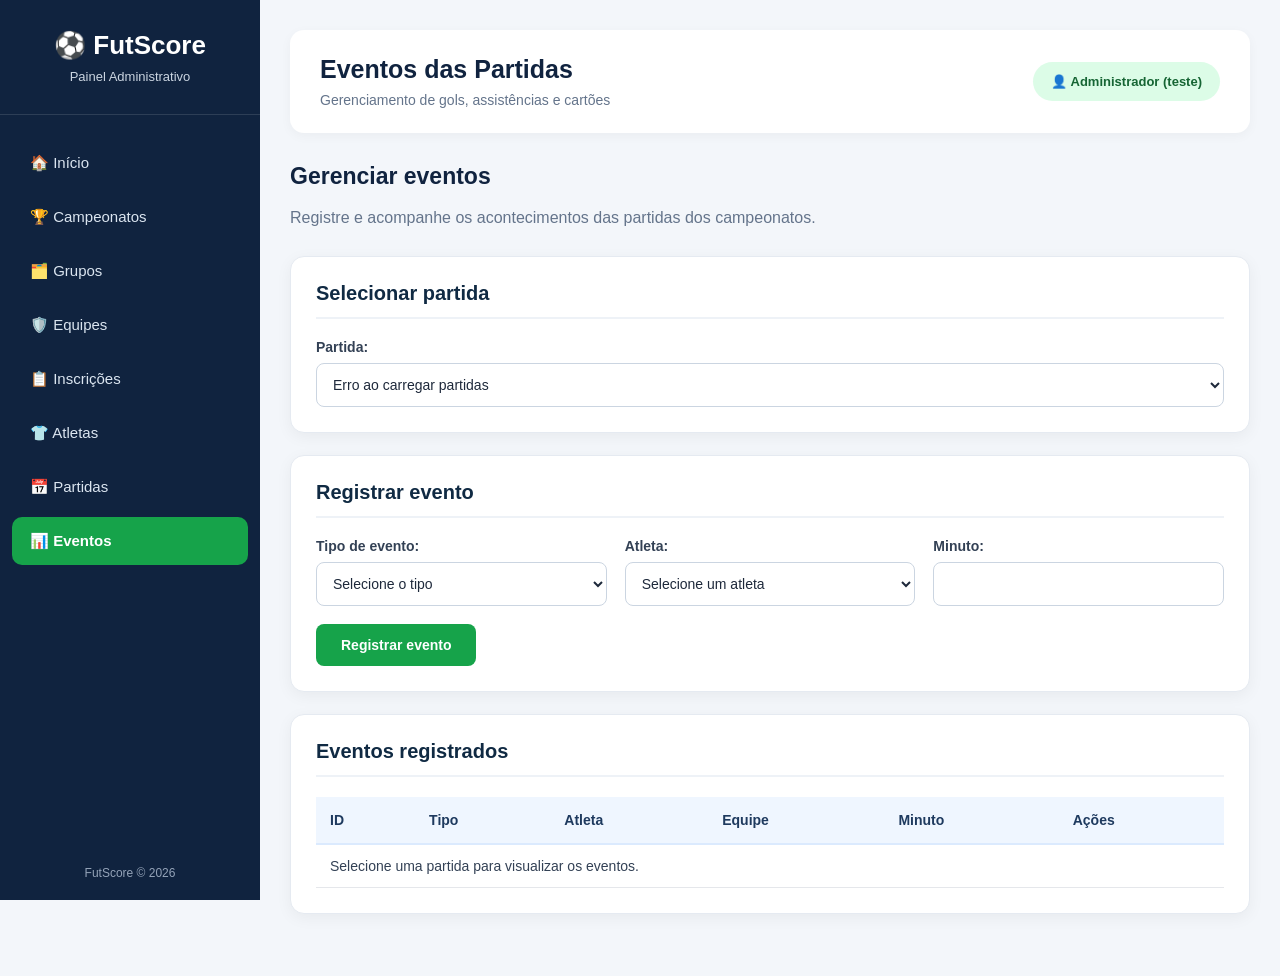
<file: admin/eventos.html>
<!DOCTYPE html>
<html lang="pt-BR">

<head>
    <meta charset="UTF-8">
    <meta name="viewport"
          content="width=device-width, initial-scale=1.0">

    <title>FutScore | Eventos das Partidas</title>

    <link rel="stylesheet" href="admin.css">
</head>

<body>

    <div class="admin-container">

        <!-- MENU LATERAL -->
        <aside class="sidebar">

            <div class="logo">
                <h2>⚽ FutScore</h2>
                <p>Painel Administrativo</p>
            </div>

            <nav class="menu">

                <a href="index.html" class="menu-item">
                    🏠 Início
                </a>

                <a href="campeonatos.html" class="menu-item">
                    🏆 Campeonatos
                </a>

                <a href="grupos.html" class="menu-item">
                    🗂️ Grupos
                </a>

                <a href="equipes.html" class="menu-item">
                    🛡️ Equipes
                </a>

                <a href="inscricoes.html" class="menu-item">
                    📋 Inscrições
                </a>

                <a href="atletas.html" class="menu-item">
                    👕 Atletas
                </a>

                <a href="partidas.html" class="menu-item">
                    📅 Partidas
                </a>

                <a href="eventos.html" class="menu-item ativo">
                    📊 Eventos
                </a>

            </nav>

            <div class="sidebar-rodape">
                <p>FutScore © 2026</p>
            </div>

        </aside>

        <!-- CONTEÚDO PRINCIPAL -->
        <main class="conteudo">

            <header class="topo">

                <div>
                    <h1>Eventos das Partidas</h1>
                    <p>Gerenciamento de gols, assistências e cartões</p>
                </div>

                <div class="usuario">
                    <span>👤 Administrador (teste)</span>
                </div>

            </header>

            <section class="pagina ativa">

                <h2>Gerenciar eventos</h2>

                <p class="descricao">
                    Registre e acompanhe os acontecimentos
                    das partidas dos campeonatos.
                </p>

                <!-- SELEÇÃO DA PARTIDA -->
                <div class="form-container">

                    <h3>Selecionar partida</h3>

                    <div class="form-grupo">

                        <label for="partida-evento">
                            Partida:
                        </label>

                        <select id="partida-evento" required>
                            <option value="">
                                Selecione uma partida
                            </option>
                        </select>
                    </div>
                </div>
                
                    <!-- FORMULÁRIO DE EVENTOS -->
                    <div class="form-container">

                        <h3>Registrar evento</h3>

                        <form id="form-evento">

                            <div class="form-grupo">
                                <label for="tipo-evento">Tipo de evento:</label>

                                <select id="tipo-evento" required>
                                    <option value="">Selecione o tipo</option>
                                    <option value="GOL">Gol</option>
                                    <option value="ASSISTENCIA">Assistência</option>
                                    <option value="CARTAO_AMARELO">Cartão amarelo</option>
                                    <option value="CARTAO_VERMELHO">Cartão vermelho</option>
                                </select>
                            </div>

                            <div class="form-grupo">
                                <label for="atleta-evento">Atleta:</label>

                                <select id="atleta-evento" required>
                                    <option value="">Selecione um atleta</option>
                                </select>
                            </div>

                            <div class="form-grupo">
                                <label for="minuto-evento">Minuto:</label>

                                <input
                                    type="number"
                                    id="minuto-evento"
                                    min="0"
                                    required
                                >
                            </div>

                            <button type="submit" class="btn-salvar">
                                Registrar evento
                            </button>

                        </form>

                    </div>

                
                <!-- LISTAGEM DE EVENTOS -->
                <div class="form-container">

                    <h3>Eventos registrados</h3>

                    <table class="tabela-admin">

                        <thead>
                            <tr>
                                <th>ID</th>
                                <th>Tipo</th>
                                <th>Atleta</th>
                                <th>Equipe</th>
                                <th>Minuto</th>
                                <th>Ações</th>
                            </tr>
                        </thead>

                        <tbody id="lista-eventos">
                            <tr>
                                <td colspan="6">
                                    Selecione uma partida para visualizar os eventos.
                                </td>
                            </tr>
                        </tbody>

                    </table>

                </div>



            </section>

        </main>

    </div>
    <script src="eventos.js"></script>
</body>
</html>
</file>
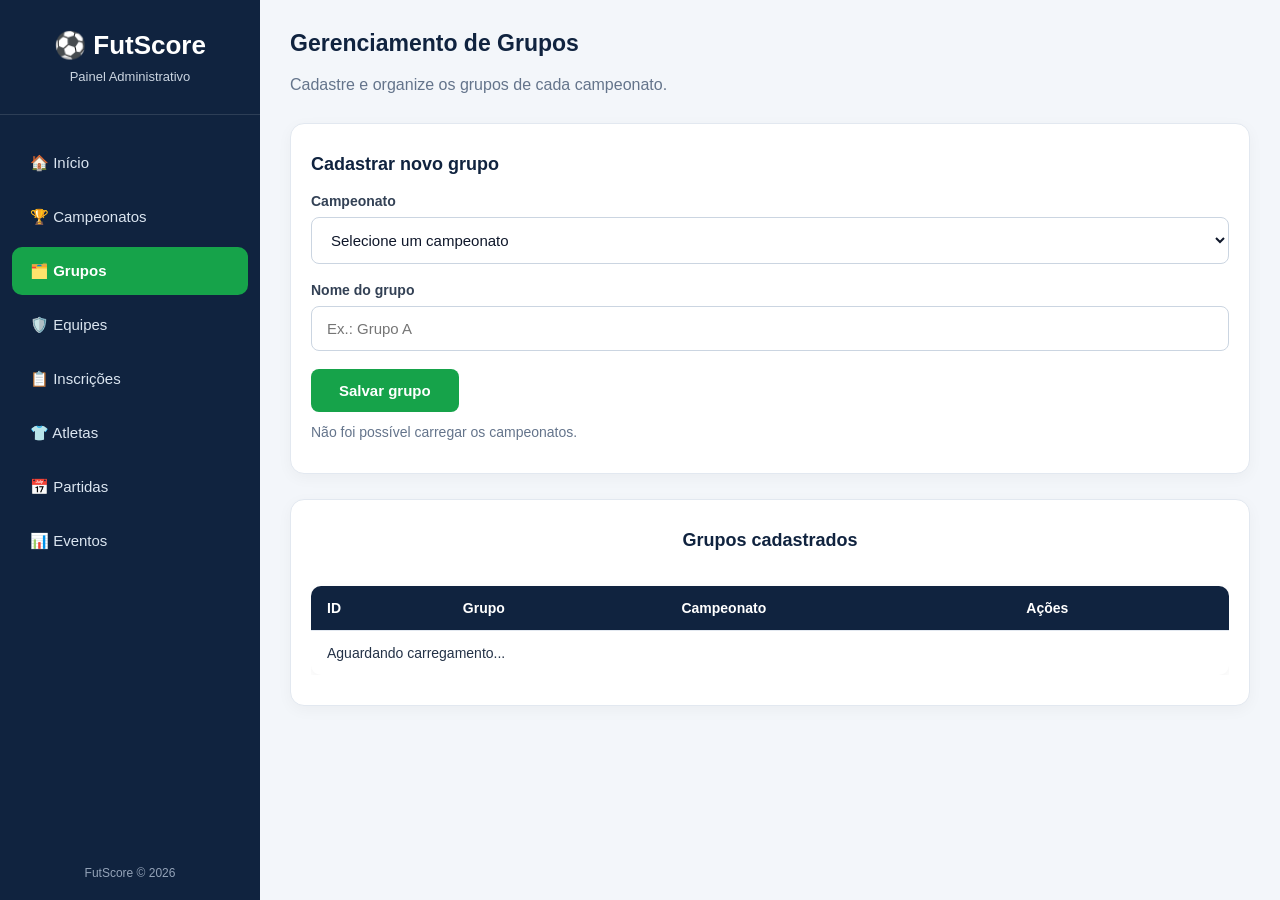
<file: admin/grupos.html>
<!DOCTYPE html>
<html lang="pt-BR">

<head>
    <meta charset="UTF-8">
    <meta name="viewport"
          content="width=device-width, initial-scale=1.0">

    <title>FutScore | Gerenciamento de Grupos</title>

    <link rel="stylesheet" href="admin.css">
</head>

<body>

    <div class="admin-container">

        <!-- MENU LATERAL -->
        <aside class="sidebar">

            <div class="logo">
                <h2>⚽ FutScore</h2>
                <p>Painel Administrativo</p>
            </div>

            <nav class="menu">

                <a href="index.html" class="menu-item">
                    🏠 Início
                </a>

                <a href="campeonatos.html" class="menu-item">
                    🏆 Campeonatos
                </a>

                <a href="grupos.html" class="menu-item ativo">
                    🗂️ Grupos
                </a>

                <a href="equipes.html" class="menu-item">
                    🛡️ Equipes
                </a>

                <a href="inscricoes.html" class="menu-item">
                    📋 Inscrições
                </a>

                <a href="atletas.html" class="menu-item">
                    👕 Atletas
                </a>

                <a href="partidas.html" class="menu-item">
                    📅 Partidas
                </a>

                <a href="eventos.html" class="menu-item">
                    📊 Eventos
                </a>

            </nav>

            <div class="sidebar-rodape">
                <p>FutScore © 2026</p>
            </div>

        </aside>

        <!-- CONTEÚDO PRINCIPAL -->
        <main class="conteudo">

            <section id="pagina-grupos" class="pagina ativa">

                <h2>Gerenciamento de Grupos</h2>

                <p class="descricao">
                    Cadastre e organize os grupos de cada campeonato.
                </p>

                <!-- FORMULÁRIO -->
                <div class="card"
                     style="margin-bottom: 25px; text-align: left;">

                    <h3>Cadastrar novo grupo</h3>

                    <form id="form-grupo">

                        <div class="campo-formulario">

                            <label for="campeonato-grupo">
                                Campeonato
                            </label>

                            <select id="campeonato-grupo" required>
                                <option value="">
                                    Selecione um campeonato
                                </option>
                            </select>

                        </div>

                        <div class="campo-formulario">

                            <label for="nome-grupo">
                                Nome do grupo
                            </label>

                            <input
                                type="text"
                                id="nome-grupo"
                                placeholder="Ex.: Grupo A"
                                required
                            >

                        </div>

                        <div class="acoes-form-campeonato">

                            <button type="submit"
                                    id="btn-salvar-grupo"
                                    class="btn-salvar">
                                Salvar grupo
                            </button>

                            <button type="button"
                                    id="btn-cancelar-edicao-grupo"
                                    class="btn-excluir"
                                    style="display: none;">
                                Cancelar edição
                            </button>

                        </div>

                        <p id="mensagem-grupo"
                           role="status"
                           aria-live="polite"></p>

                    </form>

                </div>

                <!-- LISTAGEM -->
                <div class="card">

                    <h3>Grupos cadastrados</h3>

                    <div style="overflow-x: auto; margin-top: 20px;">

                        <table id="tabela-grupos"
                               class="tabela-equipes">

                            <thead>
                                <tr>
                                    <th>ID</th>
                                    <th>Grupo</th>
                                    <th>Campeonato</th>
                                    <th>Ações</th>
                                </tr>
                            </thead>

                            <tbody id="lista-grupos-admin">

                                <tr>
                                    <td colspan="4">
                                        Aguardando carregamento...
                                    </td>
                                </tr>

                            </tbody>

                        </table>

                    </div>

                </div>

            </section>

        </main>

    </div>

    <script src="grupos.js"></script>

</body>
</html>
</file>
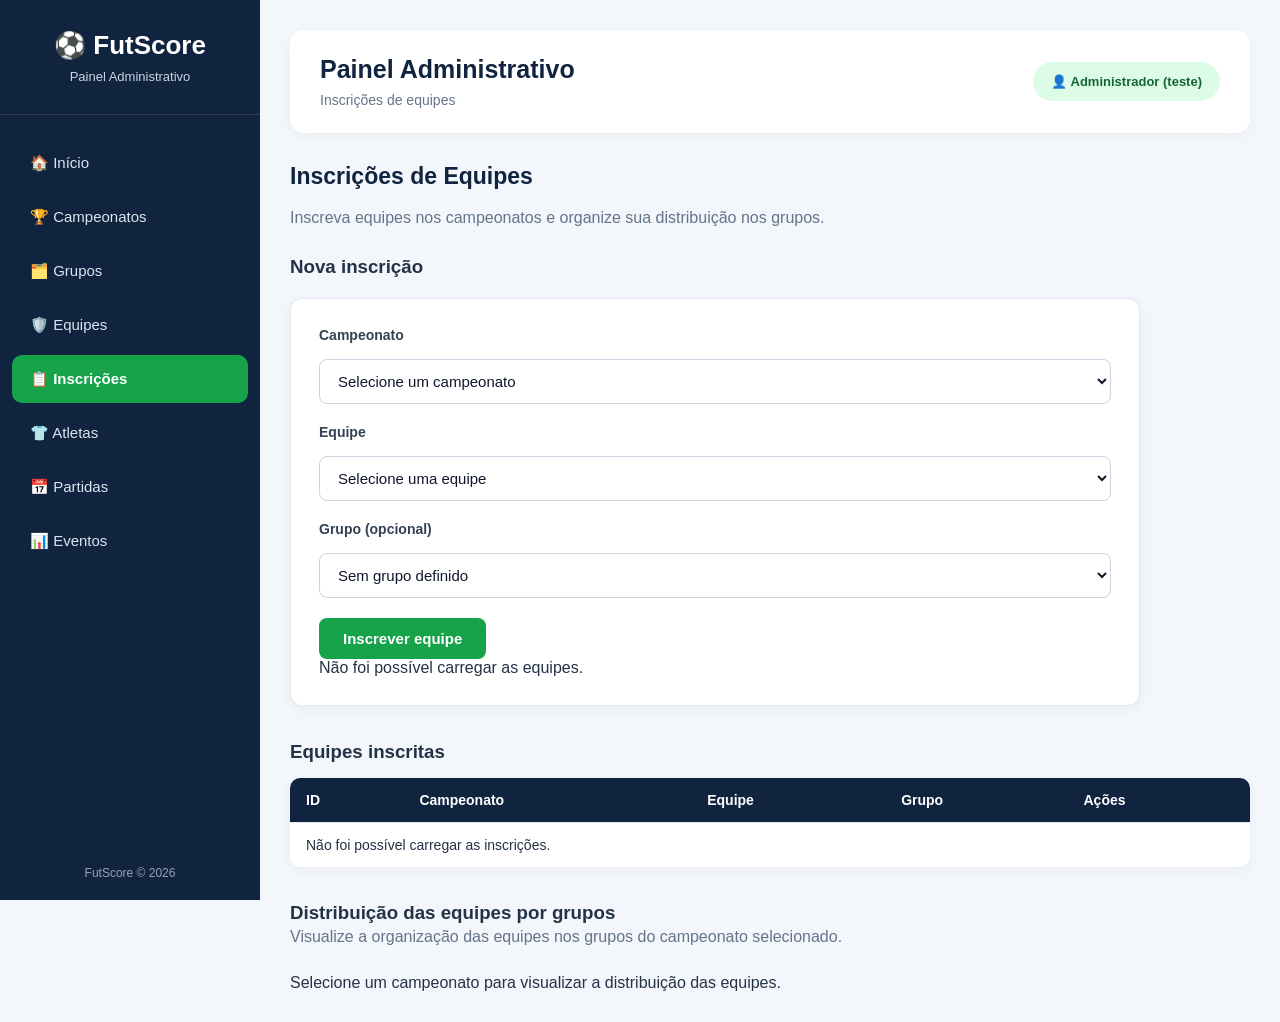
<file: admin/inscricoes.html>
<!DOCTYPE html>
<html lang="pt-BR">

<head>
    <meta charset="UTF-8">
    <meta name="viewport"
          content="width=device-width, initial-scale=1.0">

    <title>FutScore | Inscrições</title>

    <link rel="stylesheet" href="admin.css">
</head>

<body>

    <div class="admin-container">

        <aside class="sidebar">

            <div class="logo">
                <h2>⚽ FutScore</h2>
                <p>Painel Administrativo</p>
            </div>

            <nav class="menu">

                <a href="index.html" class="menu-item">
                    🏠 Início
                </a>

                <a href="campeonatos.html" class="menu-item">
                    🏆 Campeonatos
                </a>

                <a href="grupos.html" class="menu-item">
                    🗂️ Grupos
                </a>

                <a href="equipes.html" class="menu-item">
                    🛡️ Equipes
                </a>

                <a href="inscricoes.html" class="menu-item ativo">
                    📋 Inscrições
                </a>

                <a href="atletas.html" class="menu-item">
                    👕 Atletas
                </a>

                <a href="partidas.html" class="menu-item">
                    📅 Partidas
                </a>

                <a href="eventos.html" class="menu-item">
                    📊 Eventos
                </a>

            </nav>

            <div class="sidebar-rodape">
                <p>FutScore © 2026</p>
            </div>

        </aside>

        <main class="conteudo">

            <header class="topo">

                <div>
                    <h1>Painel Administrativo</h1>
                    <p>Inscrições de equipes</p>
                </div>

                <div class="usuario">
                    <span>👤 Administrador (teste)</span>
                </div>

            </header>

            <section class="pagina ativa">

                <h2>Inscrições de Equipes</h2>

                <p class="descricao">
                    Inscreva equipes nos campeonatos
                    e organize sua distribuição nos grupos.
                </p>

                <h3>Nova inscrição</h3>

                <form id="form-inscricao">

                    <div class="campo-formulario">
                        <label for="campeonato-inscricao">
                            Campeonato
                        </label>

                        <select id="campeonato-inscricao" required>
                            <option value="">
                                Selecione um campeonato
                            </option>
                        </select>
                    </div>

                    <div class="campo-formulario">
                        <label for="equipe-inscricao">
                            Equipe
                        </label>

                        <select id="equipe-inscricao" required>
                            <option value="">
                                Selecione uma equipe
                            </option>
                        </select>
                    </div>

                    <div class="campo-formulario">
                        <label for="grupo-inscricao">
                            Grupo (opcional)
                        </label>

                        <select id="grupo-inscricao">
                            <option value="">
                                Sem grupo definido
                            </option>
                        </select>
                    </div>

                    <button type="submit" class="btn-salvar">
                        Inscrever equipe
                    </button>

                    <p id="mensagem-inscricao"></p>

                </form>

                <h3 style="margin-top: 35px;">
                    Equipes inscritas
                </h3>

                <table class="tabela-equipes">

                    <thead>
                        <tr>
                            <th>ID</th>
                            <th>Campeonato</th>
                            <th>Equipe</th>
                            <th>Grupo</th>
                            <th>Ações</th>
                        </tr>
                    </thead>

                    <tbody id="lista-inscricoes-admin">
                        <tr>
                            <td colspan="5">
                                Aguardando carregamento das inscrições...
                            </td>
                        </tr>
                    </tbody>

                </table>
                
                <!-- VISUALIZAÇÃO DAS EQUIPES POR GRUPOS -->
                <div id="secao-distribuicao-grupos"
                    style="margin-top: 35px;">

                    <h3>Distribuição das equipes por grupos</h3>

                    <p class="descricao">
                        Visualize a organização das equipes nos grupos
                        do campeonato selecionado.
                    </p>

                    <div id="distribuicao-grupos" class="grade-grupos">

                        <p>
                            Selecione um campeonato para visualizar
                            a distribuição das equipes.
                        </p>

                    </div>

                </div>

            </section>

        </main>

    </div>

    <script src="inscricoes.js"></script>

</body>
</html>
</file>
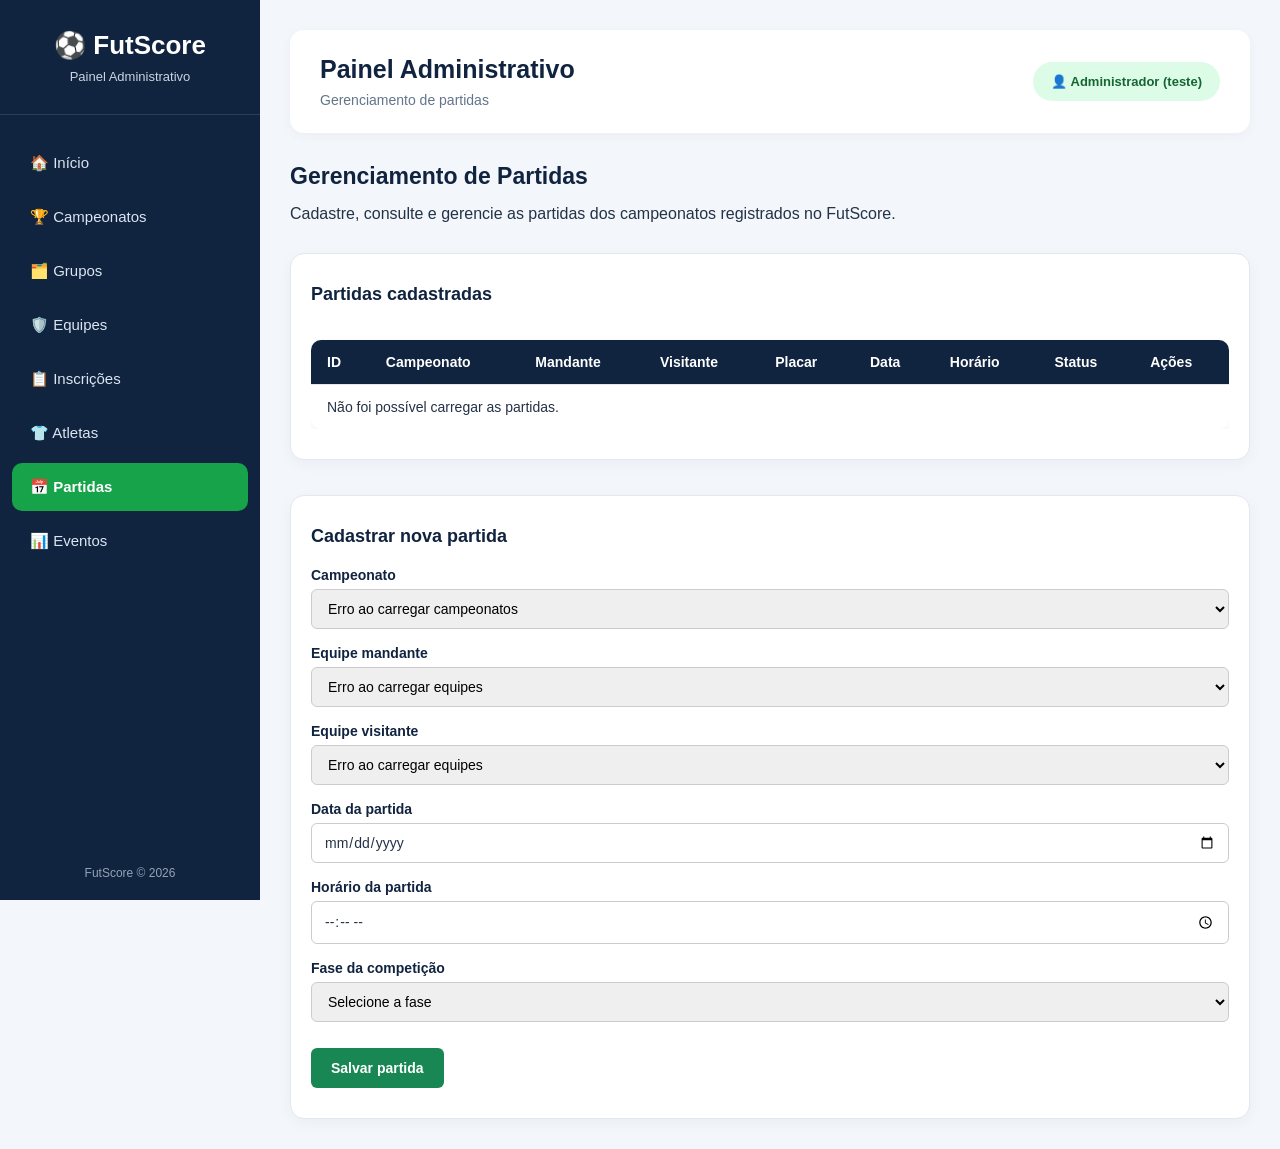
<file: admin/partidas.html>
<!DOCTYPE html>
<html lang="pt-BR">

<head>
    <meta charset="UTF-8">

    <meta name="viewport"
          content="width=device-width, initial-scale=1.0">

    <title>FutScore | Gerenciamento de Partidas</title>

    <link rel="stylesheet" href="admin.css">
</head>

<body>

    <div class="admin-container">

        <!-- MENU LATERAL -->
        <aside class="sidebar">

            <div class="logo">
                <h2>⚽ FutScore</h2>
                <p>Painel Administrativo</p>
            </div>

            <nav class="menu">

                <a href="index.html" class="menu-item">
                    🏠 Início
                </a>

                <a href="campeonatos.html" class="menu-item">
                    🏆 Campeonatos
                </a>

                <a href="grupos.html" class="menu-item">
                    🗂️ Grupos
                </a>

                <a href="equipes.html" class="menu-item">
                    🛡️ Equipes
                </a>

                <a href="inscricoes.html" class="menu-item">
                    📋 Inscrições
                </a>

                <a href="atletas.html" class="menu-item">
                    👕 Atletas
                </a>

                <a href="partidas.html" class="menu-item ativo">
                    📅 Partidas
                </a>

                <a href="eventos.html" class="menu-item">
                    📊 Eventos
                </a>

            </nav>

            <div class="sidebar-rodape">
                <p>FutScore © 2026</p>
            </div>

        </aside>

        <!-- CONTEÚDO PRINCIPAL -->
        <main class="conteudo">

            <header class="topo">

                <div>
                    <h1>Painel Administrativo</h1>
                    <p>Gerenciamento de partidas</p>
                </div>

                <div class="usuario">
                    <span>👤 Administrador (teste)</span>
                </div>

            </header>

            <!-- PARTIDAS -->
            <section id="pagina-partidas" class="pagina ativa">

                <h2>Gerenciamento de Partidas</h2>

                <p>
                    Cadastre, consulte e gerencie as partidas
                    dos campeonatos registrados no FutScore.
                </p>

                <div class="card" style="margin-top: 30px; text-align: left;">

                    <h3>Partidas cadastradas</h3>

                    <div style="overflow-x: auto; margin-top: 20px;">

                        <table id="tabela-partidas" class="tabela-equipes">

                            <thead>
                                <tr>
                                    <th>ID</th>
                                    <th>Campeonato</th>
                                    <th>Mandante</th>
                                    <th>Visitante</th>
                                    <th>Placar</th>
                                    <th>Data</th>
                                    <th>Horário</th>
                                    <th>Status</th>
                                    <th>Ações</th>
                                </tr>
                            </thead>

                            <tbody id="lista-partidas-admin">
                                <tr>
                                    <td colspan="9">
                                        Aguardando carregamento das partidas...
                                    </td>
                                </tr>
                            </tbody>

                        </table>

                    </div>

                </div>

                <div class="card" style="margin-top: 35px; text-align: left;">

                    <h3>Cadastrar nova partida</h3>

                    <form id="form-partida">

                        <!-- CAMPEONATO -->
                        <div class="campo-formulario">
                            <label for="campeonato-partida">
                                Campeonato
                            </label>

                            <select id="campeonato-partida" name="campeonato" required>
                                <option value="">Selecione um campeonato</option>
                            </select>
                        </div>

                        <!-- EQUIPE MANDANTE -->
                        <div class="campo-formulario">
                            <label for="mandante-partida">
                                Equipe mandante
                            </label>

                            <select id="mandante-partida" name="mandante" required>
                                <option value="">Selecione a equipe mandante</option>
                            </select>
                        </div>

                        <!-- EQUIPE VISITANTE -->
                        <div class="campo-formulario">
                            <label for="visitante-partida">
                                Equipe visitante
                            </label>

                            <select id="visitante-partida" name="visitante" required>
                                <option value="">Selecione a equipe visitante</option>
                            </select>
                        </div>

                        <!-- DATA DA PARTIDA -->
                        <div class="campo-formulario">
                            <label for="data-partida">
                                Data da partida
                            </label>

                            <input
                                type="date"
                                id="data-partida"
                                name="data"
                                required
                            >
                        </div>

                        <!-- HORÁRIO DA PARTIDA -->
                        <div class="campo-formulario">
                            <label for="hora-partida">
                                Horário da partida
                            </label>

                            <input
                                type="time"
                                id="hora-partida"
                                name="hora"
                                required
                            >
                        </div>

                        <!-- FASE DA COMPETIÇÃO -->
                        <div class="campo-formulario">
                            <label for="fase-partida">
                                Fase da competição
                            </label>

                            <select
                                id="fase-partida"
                                name="fase"
                                required
                            >
                                <option value="">Selecione a fase</option>
                                <option value="GRUPOS">Fase de Grupos</option>
                                <option value="QUARTAS">Quartas de Final</option>
                                <option value="SEMIFINAL">Semifinal</option>
                                <option value="FINAL">Final</option>
                            </select>
                        </div>

                        <!-- RODADA -->
                        <div class="campo-formulario" id="campo-rodada-partida">
                            <label for="rodada-partida">
                                Rodada
                            </label>

                            <input
                                type="number"
                                id="rodada-partida"
                                name="rodada"
                                min="1"
                                step="1"
                                placeholder="Ex.: 1"
                            >
                        </div>

                        <!-- GRUPO DA PARTIDA -->
                        <div class="campo-formulario" id="campo-grupo-partida">

                            <label for="grupo-partida">
                                Grupo da partida
                            </label>

                            <select id="grupo-partida" name="grupo">
                                <option value="">Selecione um grupo</option>
                            </select>

                        </div>

                        <!-- AÇÕES DO FORMULÁRIO -->
                        <div class="acoes-form-partida">
                            <button
                                type="submit"
                                class="btn-salvar"
                                id="btn-salvar-partida"
                            >
                                Salvar partida
                            </button>

                            <button
                                type="button"
                                id="btn-cancelar-edicao-partida"
                                style="display: none;"
                            >
                                Cancelar edição
                            </button>

                        </div>

                        <!-- MENSAGENS DO FORMULÁRIO -->
                        <p
                            id="mensagem-partida"
                            role="status"
                            aria-live="polite"
                        ></p>

                    </form>

                    <!-- =========================================
                        REGISTRO DE RESULTADOS DAS PARTIDAS
                    ========================================= -->

                    <div class="card" id="card-resultado-partida" style="display: none;">

                        <h3>Registrar resultado da partida</h3>

                        <p id="identificacao-partida-resultado"></p>

                        <form id="form-resultado-partida">

                            <div class="campo-formulario">
                                <label for="placar-mandante">
                                    Gols da equipe mandante
                                </label>

                                <input
                                    type="number"
                                    id="placar-mandante"
                                    min="0"
                                    step="1"
                                    required
                                >
                            </div>

                            <div class="campo-formulario">
                                <label for="placar-visitante">
                                    Gols da equipe visitante
                                </label>

                                <input
                                    type="number"
                                    id="placar-visitante"
                                    min="0"
                                    step="1"
                                    required
                                >
                            </div>

                            <div class="campo-formulario">
                                <label for="status-resultado">
                                    Status da partida
                                </label>

                                <select id="status-resultado" required>
                                    <option value="">Selecione o status</option>
                                    <option value="NAO_INICIADA">Não iniciada</option>
                                    <option value="EM_ANDAMENTO">Em andamento</option>
                                    <option value="FINALIZADA">Finalizada</option>
                                </select>
                            </div>

                            <!-- DISPUTA DE PÊNALTIS -->
                            <div id="campo-penaltis-resultado" style="display: none;">
                                <h4>Disputa de pênaltis</h4>

                                <div class="campo-formulario">
                                    <label for="penaltis-mandante">Pênaltis da equipe mandante</label>
                                    <input type="number" id="penaltis-mandante" min="0" step="1" disabled>
                                </div>

                                <div class="campo-formulario">
                                    <label for="penaltis-visitante">Pênaltis da equipe visitante</label>
                                    <input type="number" id="penaltis-visitante" min="0" step="1" disabled>
                                </div>
                            </div>

                            <div class="acoes-form-partida">

                                <button type="submit" id="btn-salvar-resultado">
                                    Salvar resultado
                                </button>

                                <button type="button" id="btn-cancelar-resultado">
                                    Cancelar
                                </button>

                            </div>

                            <p id="mensagem-resultado" role="status" aria-live="polite"></p>

                        </form>

                    </div>

                </div>

            </section>

        </main>

    </div>

    <script src="partidas.js"></script>

</body>
</html>
</file>
<file: css/style.css>
* {
    margin: 0;
    padding: 0;
    box-sizing: border-box;
}
html,
body {
    height: 100%;
}
body {
    font-family: 'Oxanium', sans-serif;
    color: white;
    background-color: rgb(237, 237, 243);
    overflow: hidden;
}
.app {
    height: 100vh;
    width: 100%;
    max-width: 380px;
    background-color: blue;
    text-align: center;
    display: flex;
    flex-direction: column;
    border: 5px solid #000;
    border-radius: 30px;
    margin: auto;
    overflow: hidden;
}
/*CABEÇALHO */
header {
    width: 100%;
    text-align: center;
    /* deixa o conteúdo próximo do topo */
    padding-top: 0;
    margin-top: 0;
    flex-shrink: 0;
}
/* Logo da Copa do Feijão */
header img {
    display: block;
    width: 170px;
    height: auto;
    /* centraliza a imagem e reduz espaços */
    margin: 0 auto;
    padding: 0;
}
/* Nome: 10ª Copa do Feijão 2027 */
header h1 {
    font-size: 23px;
    /* aproxima o nome da logo */
    margin-top: -8px;
    margin-bottom: 2px;
}
/* Tabela de Jogos */
header h2 {
    font-size: 20px;
    margin-top: 0;
    margin-bottom: 0;
}
/*CONTEÚDO PRINCIPAL*/
main {
    flex: 1;
    min-height: 0;
    width: 100%;
    display: flex;
    align-items: flex-start;
    justify-content: center;
    padding: 15px 20px;
    overflow-y: auto;
    overflow-x: hidden;
    -webkit-overflow-scrolling: touch;
}

/*BOTÕES*/
button {
    background-color: blue;
    border: 0;
}
/*LINKS*/
a {
    font-family: 'Oxanium', sans-serif;
    color: white;
    font-size: large;
}
/*NAVEGAÇÃO INFERIOR*/
.bottom-nav {
    background-color: #0e22ba;
    width: 100%;
    padding: 10px 5px;
    border-top: 1px solid rgba(255, 255, 255, 0.1);
    display: flex;
    justify-content: space-around;
    align-items: center;
    flex-shrink: 0;
    z-index: 10;
}
/* Cada botão da navegação */
.nav-item {
    display: flex;
    flex-direction: column;
    align-items: center;
    text-decoration: none;
    color: #a0a5c1;
    width: 25%;
    transition: color 0.2s ease;
}
.nav-item:hover {
    color: #ffffff;
}
/* Ícones da navegação */
.nav-icon {
    width: 40px;
    height: 40px;
    padding: 0;
    margin-bottom: 4px;
    object-fit: contain;
}
/* Texto abaixo dos ícones */
.nav-item span {
    font-size: 14px;
    font-weight: 500;
    white-space: nowrap;
}
/*LISTAS*/
ul {
    list-style: none;
    padding: 0;
}
li {
    margin: 25px 10px;
}
li a {
    text-decoration: none;
    color: white;
    display: flex;
    align-items: center;
    justify-content: center;
    gap: 10px;
}
li a img {
    margin-right: 10px;
}
/*RODAPÉ*/
footer {
    background-color: #000;
    font-family: 'Oxanium', sans-serif;
    font-style: oblique;
    font-size: 14px;
    width: 100%;
    border-bottom-left-radius: 20px;
    border-bottom-right-radius: 20px;
    text-align: center;
    margin: 0;
    padding: 12px;
    flex-shrink: 0;
}
/*TELA DE AVALIAÇÃO*/
.avaliacao {
    display: flex;
    flex-direction: column;
    justify-content: flex-start;
    align-items: center;
    gap: 15px;
    width: 100%;
    padding: 20px;
}
/* Texto acima das estrelas */
.texto-avaliacao {
    font-size: 16px;
}
/* Container das estrelas */
.estrelas {
    display: flex;
    justify-content: center;
    gap: 8px;
}
/* Estrelas */
.estrela {
    font-size: 38px;
    color: #a0a0a0;
    cursor: pointer;
    transition: 0.2s;
}
/* Estrela selecionada */
.estrela.ativa {
    color: gold;
}
/* Aumenta levemente ao passar o mouse */
.estrela:hover {
    transform: scale(1.15);
}
/* Texto da nota */
#nota {
    font-size: 15px;
}
/* Caixa para comentário */
#comentario {
    width: 100%;
    min-height: 120px;
    padding: 12px;
    border: none;
    border-radius: 10px;
    resize: none;
    font-family: 'Oxanium', sans-serif;
    font-size: 15px;
    outline: none;
}
/* Botão de enviar */
#btn-avaliar {
    background-color: silver;
    color: #3a15de;
    padding: 12px 25px;
    border-radius: 10px;
    font-family: 'Oxanium', sans-serif;
    font-size: 16px;
    font-weight: bold;
    cursor: pointer;
}
#btn-avaliar:hover {
    background-color: #1285e3;
}
/*TABELA DE JOGOS*/
.jogos {
    width: 100%;
    display: flex;
    flex-direction: column;
    justify-content: flex-start;
    align-items: center;
    padding: 20px 12px;
}
/* Card principal da rodada */
.painel-rodada {
    width: 100%;
    background-color: white;
    color: black;
    border-radius: 15px;
    padding: 12px;
}
/* Navegação entre rodadas */
.navegacao-rodada {
    display: flex;
    justify-content: space-between;
    align-items: center;
    margin-bottom: 12px;
}
/* Nome da rodada */
.navegacao-rodada h3 {
    color: blue;
    font-size: 20px;
}
/* Botões de navegação */
.btn-rodada {
    background-color: blue;
    color: white;
    width: 40px;
    height: 40px;
    border: none;
    border-radius: 50%;
    font-size: 22px;
    cursor: pointer;
}
/* Efeito ao passar o mouse */
.btn-rodada:hover {
    background-color: #0e22ba;
}
/* Cada partida */
.jogo {
    display: grid;
    grid-template-columns: 1fr auto 1fr;
    align-items: center;
    gap: 10px;
    padding: 12px 5px;
    border-top: 1px solid #dddddd;
}
/* Remove a linha do primeiro jogo */
.jogo:first-child {
    border-top: none;
}
/* Nome dos times */
.time {
    font-size: 14px;
    font-weight: 600;
    text-align: center;
}
/* Placar */
.placar {
    background-color: blue;
    color: white;
    font-weight: bold;
    padding: 6px 10px;
    border-radius: 7px;
    white-space: nowrap;
}
/*CLASSIFICAÇÃO DOS GRUPOS*/
.classificacao-grupos {
    width: 100%;
    display: flex;
    justify-content: flex-start;
    align-items: center;
    padding: 20px 10px;
}
/* Card da classificação */
.painel-classificacao {
    width: 100%;
    background-color: white;
    color: black;
    border-radius: 15px;
    overflow: hidden;
}
/*NAVEGAÇÃO DOS GRUPOS*/
.navegacao-grupo {
    display: flex;
    justify-content: space-between;
    align-items: center;
    background-color: white;
    padding: 12px;
}
/* Nome Grupo A, B ou C */
.navegacao-grupo h3 {
    color: blue;
    font-size: 20px;
}
/* Setas */
.btn-grupo {
    width: 45px;
    height: 45px;
    border: none;
    border-radius: 50%;
    background-color: blue;
    color: white;
    font-size: 25px;
    cursor: pointer;
}
/* Botão desativado */
.btn-grupo:disabled {
    opacity: 0.3;
    cursor: default;
}
/*TABELA*/
.tabela-classificacao {
    width: 100%;
}
/* Linhas */
.linha {
    display: grid;
    grid-template-columns:
        24px
        minmax(95px, 1fr)
        repeat(6, 27px);
    align-items: center;
    min-height: 40px;
    padding: 4px;
    border-bottom: 1px solid #dddddd;
    font-size: 12px;
    text-align: center;
}
/* Cabeçalho */
.linha.cabecalho {
    background-color: #0e22ba;
    color: white;
    font-weight: bold;
}
/* Nome da equipe */
.equipe {
    text-align: left;
    font-weight: 600;
    padding-left: 3px;
}
/* Classificados */
.linha.classificado {
    border-left: 5px solid #18a818;
}
/* Legenda */
.legenda-classificacao {
    display: flex;
    align-items: center;
    justify-content: flex-start;
    gap: 6px;
    padding: 10px;
    font-size: 12px;
}
/* Quadradinho verde da legenda */
.legenda-classificacao span {
    width: 12px;
    height: 12px;
    background-color: #18a818;
    display: inline-block;
}
/*ESTATÍSTICAS*/
.estatisticas-jogos {
    width: 100%;
    display: block;
    padding: 0 10px 20px 10px;
}
/* Card principal */
.painel-estatisticas {
    width: 100%;
    background-color: white;
    color: black;
    border-radius: 15px;
    overflow: hidden;
}
/*NAVEGAÇÃO*/
.navegacao-estatisticas {
    display: flex;
    justify-content: space-between;
    align-items: center;
    padding: 12px;
}
/* Título */
.navegacao-estatisticas h3 {
    color: blue;
    font-size: 20px;
}
/* Botões */
.btn-estatistica {
    width: 45px;
    height: 45px;
    border: none;
    border-radius: 50%;
    background-color: blue;
    color: white;
    font-size: 25px;
    cursor: pointer;
}
/* Botão desativado */
.btn-estatistica:disabled {
    opacity: 0.3;
    cursor: default;
}
/*CABEÇALHO DA TABELA*/
.cabecalho-estatistica {
    display: grid;
    grid-template-columns:
        30px
        minmax(100px, 1fr)
        minmax(80px, 1fr)
        45px;
    align-items: center;
    background-color: #0e22ba;
    color: white;
    padding: 9px 5px;
    font-size: 12px;
    font-weight: bold;
    text-align: center;
}
/*LINHAS*/
.linha-estatistica {
    display: grid;
    grid-template-columns:
        30px
        minmax(100px, 1fr)
        minmax(80px, 1fr)
        45px;
    align-items: center;
    min-height: 43px;
    padding: 6px 5px;
    border-bottom: 1px solid #dddddd;
    font-size: 12px;
}
/* Nome do jogador */
.nome-jogador {
    text-align: left;
    font-weight: bold;
}
/* Nome do time */
.time-jogador {
    text-align: center;
    font-size: 11px;
}
/* Número de gols ou assistências */
.valor-estatistica {
    font-size: 15px;
    font-weight: bold;
    color: blue;
    text-align: center;
}
/* Destaque do líder */
.linha-estatistica:first-child {
    border-left: 5px solid gold;
}
/* Medalha do líder */
.linha-estatistica:first-child .posicao-estatistica {
    font-size: 17px;
}
/* PLACAR COM PÊNALTIS */

.placar-com-penaltis {
    display: flex;
    flex-direction: column;
    align-items: center;
    justify-content: center;
    gap: 2px;
}

.placar-penaltis {
    font-size: 12px;
    font-weight: normal;
    line-height: 1.2;
    color: inherit;
}
</file>
<file: admin/admin.css>
/* =========================================
   FUTSCORE - PAINEL ADMINISTRATIVO
========================================= */

* {
    margin: 0;
    padding: 0;
    box-sizing: border-box;
}

:root {
    --azul-escuro: #10233f;
    --azul-menu: #172f50;
    --verde: #16a34a;
    --verde-claro: #dcfce7;
    --fundo: #f3f6fa;
    --branco: #ffffff;
    --texto: #243247;
    --cinza: #64748b;
    --borda: #e2e8f0;
}

body {
    font-family: Arial, Helvetica, sans-serif;
    background: var(--fundo);
    color: var(--texto);
    min-height: 100vh;
}

/* ESTRUTURA PRINCIPAL */

.admin-container {
    display: flex;
    min-height: 100vh;
}

/* MENU LATERAL */

.sidebar {
    width: 260px;
    min-width: 260px;
    background: var(--azul-escuro);
    color: var(--branco);
    display: flex;
    flex-direction: column;
    min-height: 100vh;
    position: sticky;
    top: 0;
    height: 100vh;
    overflow-y: auto;
}

.logo {
    padding: 30px 20px;
    text-align: center;
    border-bottom: 1px solid rgba(255, 255, 255, 0.12);
}

.logo h2 {
    font-size: 26px;
    margin-bottom: 8px;
}

.logo p {
    font-size: 13px;
    color: #cbd5e1;
}

/* NAVEGAÇÃO */

.menu {
    display: flex;
    flex-direction: column;
    gap: 6px;
    padding: 24px 12px;
}

.menu-item {
    display: block;
    text-decoration: none;
    color: #dbe5f0;
    padding: 15px 18px;
    border-radius: 10px;
    font-size: 15px;
    transition: background 0.2s, color 0.2s;
}

.menu-item:hover {
    background: var(--azul-menu);
    color: var(--branco);
}

.menu-item.ativo {
    background: var(--verde);
    color: var(--branco);
    font-weight: bold;
}

.sidebar-rodape {
    margin-top: auto;
    padding: 20px;
    text-align: center;
    font-size: 12px;
    color: #94a3b8;
}

/* CONTEÚDO PRINCIPAL */

.conteudo {
    flex: 1;
    min-width: 0;
    padding: 30px;
}

/* CABEÇALHO */

.topo {
    display: flex;
    align-items: center;
    justify-content: space-between;
    gap: 20px;
    background: var(--branco);
    padding: 25px 30px;
    border-radius: 14px;
    margin-bottom: 30px;
    box-shadow: 0 3px 12px rgba(0, 0, 0, 0.04);
}

.topo h1 {
    font-size: 25px;
    color: var(--azul-escuro);
    margin-bottom: 8px;
}

.topo p {
    color: var(--cinza);
    font-size: 14px;
}

.usuario {
    background: var(--verde-claro);
    color: #166534;
    padding: 12px 18px;
    border-radius: 30px;
    font-size: 13px;
    font-weight: bold;
    white-space: nowrap;
}

/* SEÇÕES */

.pagina {
    display: none;
}

.pagina.ativa {
    display: block;
}

.pagina h2 {
    font-size: 23px;
    color: var(--azul-escuro);
    margin-bottom: 15px;
}

.descricao {
    color: var(--cinza);
    margin-bottom: 25px;
    line-height: 1.6;
}

/* CARTÕES DO PAINEL */

.cards {
    display: grid;
    grid-template-columns: repeat(3, minmax(0, 1fr));
    gap: 22px;
    margin-top: 25px;
}

.card {
    background: var(--branco);
    padding: 30px 20px;
    border-radius: 14px;
    text-align: center;
    border: 1px solid var(--borda);
    box-shadow: 0 4px 15px rgba(0, 0, 0, 0.04);
    transition: transform 0.2s, box-shadow 0.2s;
}

.card:hover {
    transform: translateY(-5px);
    box-shadow: 0 8px 22px rgba(0, 0, 0, 0.10);
}

.card-icone {
    font-size: 38px;
    margin-bottom: 18px;
}

.card h3 {
    color: var(--azul-escuro);
    font-size: 18px;
    margin-bottom: 10px;
}

.card p {
    color: var(--cinza);
    font-size: 14px;
    line-height: 1.5;
}

/* TELAS MENORES */

@media (max-width: 1100px) {

    .cards {
        grid-template-columns: repeat(2, minmax(0, 1fr));
    }

    .sidebar {
        width: 220px;
        min-width: 220px;
    }
}

/* CELULARES */

@media (max-width: 700px) {

    .admin-container {
        flex-direction: column;
    }

    .sidebar {
        position: static;
        width: 100%;
        min-width: 0;
        height: auto;
        min-height: auto;
        overflow: visible;
    }

    .logo {
        padding: 18px;
    }

    .logo h2 {
        font-size: 23px;
    }

    .menu {
        flex-direction: row;
        overflow-x: auto;
        padding: 12px;
        gap: 8px;
    }

    .menu-item {
        white-space: nowrap;
        padding: 12px 15px;
        font-size: 13px;
    }

    .sidebar-rodape {
        display: none;
    }

    .conteudo {
        padding: 16px;
    }

    .topo {
        flex-direction: column;
        align-items: flex-start;
        padding: 20px;
        gap: 15px;
    }

    .topo h1 {
        font-size: 21px;
    }

    .usuario {
        font-size: 12px;
    }

    .cards {
        grid-template-columns: 1fr;
        gap: 15px;
    }

    .card {
        padding: 25px 18px;
    }

    .pagina h2 {
        font-size: 21px;
    }
}


/* =========================================
   FORMULÁRIOS DO PAINEL ADMINISTRATIVO
========================================= */

#form-campeonato {
    margin-top: 25px;
    display: grid;
    grid-template-columns: repeat(2, minmax(0, 1fr));
    gap: 20px;
}

.campo-formulario {
    display: flex;
    flex-direction: column;
    gap: 8px;
    min-width: 0;
}

.campo-formulario label {
    font-size: 14px;
    font-weight: bold;
    color: var(--azul-escuro);
}

.campo-formulario input,
.campo-formulario textarea {
    width: 100%;
    padding: 13px 15px;
    border: 1px solid var(--borda);
    border-radius: 8px;
    font-family: inherit;
    font-size: 14px;
    color: var(--texto);
    background: var(--branco);
    transition: border-color 0.2s, box-shadow 0.2s;
}

.campo-formulario input:focus,
.campo-formulario textarea:focus {
    outline: none;
    border-color: var(--verde);
    box-shadow: 0 0 0 3px rgba(22, 163, 74, 0.12);
}

.campo-formulario textarea {
    resize: vertical;
    min-height: 100px;
}

/* Regulamento ocupa toda a largura */

.campo-formulario:has(textarea) {
    grid-column: 1 / -1;
}

/* BOTÃO SALVAR */

.btn-salvar {
    grid-column: 1 / -1;
    justify-self: start;
    background: var(--verde);
    color: var(--branco);
    border: none;
    border-radius: 8px;
    padding: 14px 26px;
    font-size: 15px;
    font-weight: bold;
    cursor: pointer;
    transition: background 0.2s, transform 0.2s;
}

.btn-salvar:hover {
    background: #15803d;
    transform: translateY(-2px);
}

.btn-salvar:active {
    transform: translateY(0);
}

.btn-salvar:focus-visible {
    outline: 3px solid var(--azul-escuro);
    outline-offset: 3px;
}

/* MENSAGENS DO FORMULÁRIO */

#mensagem-campeonato {
    grid-column: 1 / -1;
    font-size: 14px;
    font-weight: bold;
}

#mensagem-campeonato:empty {
    display: none;
}

/* RESPONSIVIDADE */

@media (max-width: 700px) {

    #form-campeonato {
        grid-template-columns: 1fr;
        gap: 16px;
    }

    .btn-salvar {
        width: 100%;
        justify-self: stretch;
    }
}


/* BOTÃO EXCLUIR CAMPEONATO */

.btn-excluir {
    background: #dc2626;
    color: #ffffff;
    border: none;
    border-radius: 7px;
    padding: 9px 15px;
    font-size: 13px;
    font-weight: bold;
    cursor: pointer;
    transition: background 0.2s;
}

.btn-excluir:hover {
    background: #b91c1c;
}

.btn-excluir:focus-visible {
    outline: 3px solid #7f1d1d;
    outline-offset: 2px;
}

/* Botão Editar */
.btn-editar {
    background: #2563eb;
    color: #ffffff;
    border: none;
    border-radius: 7px;
    padding: 9px 15px;
    font-size: 13px;
    font-weight: bold;
    cursor: pointer;
    margin-right: 10px;
    transition: background 0.2s;
}

/* Efeito ao passar o mouse */
.btn-editar:hover {
    background-color: #1d4ed8;
}

/* =========================================
   FORMULÁRIO DE EQUIPES
========================================= */

#form-equipe {
    margin-top: 25px;
    display: grid;
    grid-template-columns: repeat(2, minmax(0, 1fr));
    gap: 20px;
}

/* Área dos botões do formulário */
.acoes-form-equipe {
    grid-column: 1 / -1;
    display: grid;
    grid-template-columns: 1fr 1fr;
    gap: 12px;
}

/* Botões com a mesma largura */
.acoes-form-equipe .btn-salvar,
.acoes-form-equipe .btn-excluir {
    width: 100%;
    box-sizing: border-box;
    margin: 0;
}

/* Mensagens do formulário */
#mensagem-equipe {
    grid-column: 1 / -1;
    font-size: 14px;
    font-weight: bold;
}

#mensagem-equipe:empty {
    display: none;
}

/* =========================================
   RESPONSIVIDADE DO FORMULÁRIO
========================================= */

@media (max-width: 700px) {
    #form-equipe {
        grid-template-columns: 1fr;
        gap: 16px;
    }
}

@media (max-width: 480px) {
    .acoes-form-equipe {
        grid-template-columns: 1fr;
    }
}


/* =========================================
   TABELA DE EQUIPES
========================================= */

.tabela-equipes {
    width: 100%;
    border-collapse: collapse;
    margin-top: 15px;
    background: #ffffff;
    border-radius: 10px;
    overflow: hidden;
    box-shadow: 0 3px 12px rgba(0, 0, 0, 0.05);
}

.tabela-equipes thead {
    background: var(--azul-escuro);
    color: #ffffff;
}

.tabela-equipes th,
.tabela-equipes td {
    padding: 14px 16px;
    text-align: left;
    border-bottom: 1px solid var(--borda);
    font-size: 14px;
}

.tabela-equipes tbody tr:nth-child(even) {
    background: #f8fafc;
}

.tabela-equipes tbody tr:hover {
    background: #eef6ff;
}

.tabela-equipes tbody tr:last-child td {
    border-bottom: none;
}


/* =========================================
   CORREÇÃO DOS BOTÕES DE EQUIPES
========================================= */

#form-equipe .acoes-form-equipe {
    grid-column: 1 / -1;
    display: grid;
    grid-template-columns: repeat(2, minmax(0, 1fr));
    gap: 12px;
}

#form-equipe .acoes-form-equipe .btn-salvar,
#form-equipe .acoes-form-equipe .btn-excluir {
    grid-column: auto;
    width: 100%;
    justify-self: stretch;
    margin: 0;
}

@media (max-width: 480px) {
    #form-equipe .acoes-form-equipe {
        grid-template-columns: 1fr;
    }
}


/* Botões compactos do formulário de equipes */

#form-equipe .acoes-form-equipe {
    display: flex;
    flex-wrap: wrap;
    justify-content: flex-start;
    align-items: center;
    gap: 12px;
}

#form-equipe .acoes-form-equipe .btn-salvar,
#form-equipe .acoes-form-equipe .btn-excluir {
    grid-column: auto;
    width: auto;
    min-width: 160px;
    justify-self: auto;
    margin: 0;
    padding: 14px 26px;
    font-size: 15px;
}

/* Botões do formulário de campeonatos */

#form-campeonato .acoes-form-campeonato {
    display: flex;
    flex-wrap: wrap;
    align-items: stretch;
    justify-content: flex-start;
    gap: 12px;
}

#form-campeonato .acoes-form-campeonato .btn-salvar,
#form-campeonato .acoes-form-campeonato .btn-excluir {
    width: auto;
    min-width: 160px;
    height: 56px;
    padding: 0 20px;
    margin: 0;
    font-size: 15px;
    display: inline-flex;
    align-items: center;
    justify-content: center;
}

/* TABELA DE CAMPEONATOS */

#pagina-campeonatos {
    width: 100%;
    min-width: 0;
}

#tabela-campeonatos {
    width: 100%;
    border-collapse: collapse;
    table-layout: auto;
    margin-top: 15px;
}

#tabela-campeonatos th,
#tabela-campeonatos td {
    padding: 14px 16px;
    text-align: left;
    vertical-align: middle;
}

/* =========================================
   FORMULÁRIO DE ATLETAS
========================================= */

#form-atleta {
    margin-top: 25px;
    display: grid;
    grid-template-columns: repeat(2, minmax(0, 1fr));
    gap: 20px;
}

#form-atleta .campo-formulario {
    display: flex;
    flex-direction: column;
    gap: 8px;
    min-width: 0;
}

#form-atleta input,
#form-atleta select {
    width: 100%;
    height: 56px;
    padding: 12px 18px;
    border: 1px solid #dbe3ee;
    border-radius: 10px;
    background-color: #ffffff;
    color: #1e293b;
    font-size: 16px;
    box-sizing: border-box;
}

#form-atleta input:focus,
#form-atleta select:focus {
    outline: none;
    border-color: #2563eb;
}

#form-atleta .acoes-form-atleta,
#form-atleta #mensagem-atleta {
    grid-column: 1 / -1;
}

#form-atleta .acoes-form-atleta {
    display: flex;
    flex-wrap: wrap;
    gap: 12px;
}

#form-atleta .acoes-form-atleta button {
    width: auto;
    min-width: 160px;
    min-height: 50px;
    margin: 0;
    padding: 12px 20px;
}

@media (max-width: 700px) {
    #form-atleta {
        grid-template-columns: 1fr;
    }
}

/* PADRONIZAÇÃO DOS BOTÕES DO FORMULÁRIO DE ATLETAS */

#form-atleta .acoes-form-atleta button {
    font-family: inherit;
    font-size: 18px;
    font-weight: 700;
}

/* =========================================
   FORMULÁRIO DE PARTIDAS
========================================= */

#form-partida {
    display: flex;
    flex-direction: column;
    gap: 16px;
    margin-top: 20px;
}

#form-partida .campo-formulario {
    display: flex;
    flex-direction: column;
    gap: 6px;
}

#form-partida .campo-formulario label {
    font-weight: 600;
}

#form-partida .campo-formulario input,
#form-partida .campo-formulario select {
    width: 100%;
    padding: 10px 12px;
    border: 1px solid #ccc;
    border-radius: 6px;
    font-size: 14px;
    box-sizing: border-box;
}

#form-partida .campo-formulario input:focus,
#form-partida .campo-formulario select:focus {
    outline: none;
    border-color: #198754;
}

.acoes-form-partida {
    display: flex;
    gap: 10px;
    margin-top: 10px;
}

#btn-salvar-partida {
    padding: 12px 20px;
    border: none;
    border-radius: 6px;
    background-color: #198754;
    color: white;
    font-size: 14px;
    font-weight: 600;
    cursor: pointer;
}

#btn-salvar-partida:hover {
    background-color: #146c43;
}

#mensagem-partida {
    font-size: 14px;
    font-weight: 500;
}

#mensagem-partida:empty {
    display: none;
}

/* =========================================
   BOTÕES DE AÇÕES - PARTIDAS
========================================= */

.btn-editar-partida,
.btn-excluir-partida {
    padding: 8px 12px;
    border: none;
    border-radius: 6px;
    color: white;
    font-size: 13px;
    font-weight: 600;
    cursor: pointer;
    margin: 3px;
    transition: background-color 0.2s ease;
}

/* Botão Editar */
.btn-editar-partida {
    background-color: #0d6efd;
}

.btn-editar-partida:hover {
    background-color: #0a58ca;
}

/* Botão Excluir */
.btn-excluir-partida {
    background-color: #dc3545;
}

.btn-excluir-partida:hover {
    background-color: #b02a37;
}

/* =========================================
   BOTÃO CANCELAR EDIÇÃO - PARTIDAS
========================================= */

#btn-cancelar-edicao-partida {
    padding: 12px 20px;
    border: none;
    border-radius: 6px;
    background-color: #6c757d;
    color: white;
    font-size: 14px;
    font-weight: 600;
    cursor: pointer;
    transition: background-color 0.2s ease;
}

#btn-cancelar-edicao-partida:hover {
    background-color: #565e64;
}
/* =========================================
   BOTÃO REGISTRAR RESULTADO - PARTIDAS
========================================= */

.btn-resultado-partida {
    padding: 8px 12px;
    border: none;
    border-radius: 6px;
    background-color: #fd7e14;
    color: white;
    font-size: 13px;
    font-weight: 600;
    cursor: pointer;
    margin: 3px;
    transition: background-color 0.2s ease;
}

.btn-resultado-partida:hover {
    background-color: #ca6510;
}

/* =========================================
   FORMULÁRIO DE RESULTADOS - PARTIDAS
========================================= */

#card-resultado-partida {
    margin-top: 20px;
}

#identificacao-partida-resultado {
    margin: 12px 0;
    font-size: 15px;
    font-weight: 600;
}

#form-resultado-partida {
    display: flex;
    flex-direction: column;
    gap: 16px;
    margin-top: 20px;
}

#form-resultado-partida .campo-formulario {
    display: flex;
    flex-direction: column;
    gap: 6px;
}

#form-resultado-partida .campo-formulario label {
    font-weight: 600;
}

#form-resultado-partida input,
#form-resultado-partida select {
    width: 100%;
    padding: 10px 12px;
    border: 1px solid #ccc;
    border-radius: 6px;
    font-size: 14px;
    box-sizing: border-box;
}

#form-resultado-partida input:focus,
#form-resultado-partida select:focus {
    outline: none;
    border-color: #198754;
}

/* Botão Salvar resultado */

#btn-salvar-resultado {
    padding: 12px 20px;
    border: none;
    border-radius: 6px;
    background-color: #198754;
    color: white;
    font-size: 14px;
    font-weight: 600;
    cursor: pointer;
}

#btn-salvar-resultado:hover {
    background-color: #146c43;
}

/* Botão Cancelar */

#btn-cancelar-resultado {
    padding: 12px 20px;
    border: none;
    border-radius: 6px;
    background-color: #6c757d;
    color: white;
    font-size: 14px;
    font-weight: 600;
    cursor: pointer;
}

#btn-cancelar-resultado:hover {
    background-color: #565e64;
}

/* Mensagens de retorno */

#mensagem-resultado {
    font-size: 14px;
    font-weight: 500;
}

#mensagem-resultado:empty {
    display: none;
}


/* =========================================
   FUTSCORE - PAINEL DE EVENTOS
   ========================================= */

/* Área principal dos eventos */
.conteudo:has(#form-evento) {
    padding-bottom: 40px;
}

/* Cartões de seleção, formulário e tabela */
.form-container:has(#partida-evento),
.form-container:has(#form-evento),
.form-container:has(#lista-eventos) {
    background: #ffffff;
    padding: 25px;
    margin: 22px 0;
    border-radius: 14px;
    border: 1px solid #e5eaf1;
    box-shadow: 0 4px 16px rgba(0, 0, 0, 0.05);
}

/* Títulos dos cartões */
.form-container:has(#partida-evento) h3,
.form-container:has(#form-evento) h3,
.form-container:has(#lista-eventos) h3 {
    color: #102a43;
    font-size: 20px;
    margin: 0 0 20px;
    padding-bottom: 12px;
    border-bottom: 2px solid #eef2f7;
}

/* Organização dos campos */
.form-container:has(#form-evento) form {
    display: grid;
    grid-template-columns: repeat(3, minmax(0, 1fr));
    gap: 18px;
    align-items: end;
}

/* Cada campo */
.form-container:has(#form-evento) .form-grupo,
.form-container:has(#partida-evento) .form-grupo {
    display: flex;
    flex-direction: column;
    gap: 8px;
    min-width: 0;
}

/* Rótulos */
.form-container:has(#form-evento) label,
.form-container:has(#partida-evento) label {
    font-size: 14px;
    font-weight: 600;
    color: #334155;
}

/* Selects e campo minuto */
#partida-evento,
#tipo-evento,
#atleta-evento,
#minuto-evento {
    width: 100%;
    min-width: 0;
    height: 44px;
    padding: 10px 12px;
    border: 1px solid #cbd5e1;
    border-radius: 8px;
    background: #ffffff;
    color: #1e293b;
    font-size: 14px;
    box-sizing: border-box;
    outline: none;
    transition: border-color 0.2s, box-shadow 0.2s;
}

/* Destaque ao selecionar um campo */
#partida-evento:focus,
#tipo-evento:focus,
#atleta-evento:focus,
#minuto-evento:focus {
    border-color: #2563eb;
    box-shadow: 0 0 0 3px rgba(37, 99, 235, 0.12);
}

/* Botão registrar evento */
#form-evento button[type="submit"] {
    grid-column: 1 / -1;
    justify-self: start;
    background: #16a34a;
    color: #ffffff;
    border: none;
    border-radius: 8px;
    padding: 13px 25px;
    font-size: 14px;
    font-weight: 600;
    cursor: pointer;
    transition: background 0.2s, transform 0.2s;
}

#form-evento button[type="submit"]:hover {
    background: #15803d;
    transform: translateY(-1px);
}

#form-evento button[type="submit"]:disabled {
    opacity: 0.6;
    cursor: not-allowed;
}

/* Tabela de eventos */
.form-container:has(#lista-eventos) {
    overflow-x: auto;
}

.form-container:has(#lista-eventos) .tabela-admin {
    width: 100%;
    border-collapse: collapse;
    border-spacing: 0;
    font-size: 14px;
}

/* Cabeçalho da tabela */
.form-container:has(#lista-eventos) .tabela-admin thead {
    background: #eff6ff;
}

.form-container:has(#lista-eventos) .tabela-admin th {
    padding: 15px 14px;
    color: #1e3a5f;
    font-weight: 700;
    text-align: left;
    border-bottom: 2px solid #dbeafe;
    white-space: nowrap;
}

/* Células */
.form-container:has(#lista-eventos) .tabela-admin td {
    padding: 13px 14px;
    color: #334155;
    border-bottom: 1px solid #e5e7eb;
    vertical-align: middle;
}

/* Linhas alternadas */
.form-container:has(#lista-eventos) .tabela-admin tbody tr:nth-child(even) {
    background: #f8fafc;
}

/* Destaque ao passar o mouse */
.form-container:has(#lista-eventos) .tabela-admin tbody tr:hover {
    background: #eff6ff;
}

/* Coluna de ações */
.form-container:has(#lista-eventos) .tabela-admin td:last-child {
    white-space: nowrap;
}

/* Botões Editar e Excluir */
.form-container:has(#lista-eventos) .btn-editar,
.form-container:has(#lista-eventos) .btn-excluir {
    border: none;
    border-radius: 7px;
    padding: 9px 14px;
    font-size: 13px;
    font-weight: 600;
    color: #ffffff;
    cursor: pointer;
    margin-right: 7px;
    transition: opacity 0.2s;
}

.form-container:has(#lista-eventos) .btn-editar {
    background: #2563eb;
}

.form-container:has(#lista-eventos) .btn-excluir {
    background: #dc2626;
}

.form-container:has(#lista-eventos) .btn-editar:hover,
.form-container:has(#lista-eventos) .btn-excluir:hover {
    opacity: 0.85;
}

/* Adaptação para celular */
@media (max-width: 768px) {

    .form-container:has(#form-evento) form {
        grid-template-columns: 1fr;
    }

    .form-container:has(#partida-evento),
    .form-container:has(#form-evento),
    .form-container:has(#lista-eventos) {
        padding: 16px;
        margin: 15px 0;
    }

    #form-evento button[type="submit"] {
        width: 100%;
    }

    .form-container:has(#lista-eventos) .tabela-admin {
        min-width: 680px;
    }
}

/* DISTRIBUIÇÃO DAS EQUIPES POR GRUPOS */

.grade-grupos {
    display: grid;
    grid-template-columns: repeat(auto-fit, minmax(220px, 1fr));
    gap: 20px;
    margin-top: 20px;
}

.grupo-distribuicao {
    background-color: #ffffff;
    border: 1px solid #e2e8f0;
    border-radius: 10px;
    padding: 20px;
    box-shadow: 0 2px 6px rgba(0, 0, 0, 0.05);
}

.grupo-distribuicao h4 {
    color: #0f172a;
    font-size: 18px;
    margin: 0 0 15px;
    padding-bottom: 10px;
    border-bottom: 2px solid #16a34a;
}

.grupo-distribuicao ul {
    list-style: none;
    padding: 0;
    margin: 0;
}

.grupo-distribuicao li {
    padding: 10px 0;
    border-bottom: 1px solid #f1f5f9;
}

.grupo-distribuicao li:last-child {
    border-bottom: none;
}

.grupo-distribuicao p {
    color: #64748b;
    font-size: 14px;
}

/* FORMULÁRIO DE INSCRIÇÕES */

#form-inscricao {
    background: #ffffff;
    padding: 28px;
    border-radius: 12px;
    border: 1px solid #e2e8f0;
    box-shadow: 0 3px 12px rgba(0, 0, 0, 0.05);
    max-width: 850px;
    margin-top: 20px;
    margin-bottom: 30px;
}

#form-inscricao label {
    display: block;
    font-weight: 600;
    color: #334155;
    margin-bottom: 8px;
    font-size: 14px;
}

#form-inscricao select {
    display: block;
    width: 100%;
    box-sizing: border-box;
    padding: 12px 14px;
    border: 1px solid #cbd5e1;
    border-radius: 8px;
    background-color: #ffffff;
    color: #0f172a;
    font-size: 15px;
    margin-bottom: 20px;
    outline: none;
    transition: border-color 0.2s, box-shadow 0.2s;
}

#form-inscricao select:focus {
    border-color: #16a34a;
    box-shadow: 0 0 0 3px rgba(22, 163, 74, 0.12);
}

#form-inscricao button[type="submit"] {
    background-color: #16a34a;
    color: white;
    border: none;
    border-radius: 8px;
    padding: 12px 24px;
    font-size: 15px;
    font-weight: 600;
    cursor: pointer;
    transition: background-color 0.2s;
}

#form-inscricao button[type="submit"]:hover {
    background-color: #15803d;
}

#form-inscricao button[type="submit"]:disabled {
    opacity: 0.6;
    cursor: not-allowed;
}

@media (max-width: 600px) {
    #form-inscricao {
        padding: 18px;
    }

    #form-inscricao button[type="submit"] {
        width: 100%;
    }
}

/* FORMULÁRIO DE GERENCIAMENTO DE GRUPOS */

#form-grupo {
    display: flex;
    flex-direction: column;
    gap: 10px;
}

#form-grupo label {
    display: block;
    font-size: 14px;
    font-weight: 600;
    color: #334155;
    margin-top: 8px;
}

#form-grupo select,
#form-grupo input {
    width: 100%;
    box-sizing: border-box;
    padding: 13px 15px;
    font-size: 15px;
    color: #0f172a;
    background: #ffffff;
    border: 1px solid #cbd5e1;
    border-radius: 8px;
    outline: none;
    transition: border-color 0.2s, box-shadow 0.2s;
}

#form-grupo select:focus,
#form-grupo input:focus {
    border-color: #16a34a;
    box-shadow: 0 0 0 3px rgba(22, 163, 74, 0.12);
}

#form-grupo button[type="submit"] {
    align-self: flex-start;
    background: #16a34a;
    color: #ffffff;
    border: none;
    border-radius: 8px;
    padding: 13px 28px;
    font-size: 15px;
    font-weight: 600;
    cursor: pointer;
    margin-top: 8px;
}

#form-grupo button[type="submit"]:hover {
    background: #15803d;
}

@media (max-width: 600px) {
    #form-grupo button[type="submit"] {
        width: 100%;
    }
}

/* ORGANIZAÇÃO DO FORMULÁRIO DE CAMPEONATOS */

#form-campeonato.formulario-campeonato {
    display: block;
    width: 100%;
}

#form-campeonato .grade-dados-campeonato {
    display: grid;
    grid-template-columns: repeat(2, minmax(0, 1fr));
    gap: 20px 24px;
    margin-bottom: 20px;
}

#form-campeonato .campo-formulario {
    min-width: 0;
}

#form-campeonato .campo-formulario label {
    display: block;
    margin-bottom: 8px;
    font-weight: 600;
    color: #334155;
}

#form-campeonato .campo-formulario input,
#form-campeonato .campo-formulario textarea {
    display: block;
    width: 100%;
    box-sizing: border-box;
    padding: 13px 15px;
    border: 1px solid #cbd5e1;
    border-radius: 8px;
    background: #ffffff;
    color: #0f172a;
    font-size: 15px;
}

#form-campeonato .campo-formulario textarea {
    resize: vertical;
}

#form-campeonato .campo-formulario input:focus,
#form-campeonato .campo-formulario textarea:focus {
    outline: none;
    border-color: #16a34a;
    box-shadow: 0 0 0 3px rgba(22, 163, 74, 0.12);
}

/* REGRAS DE PONTUAÇÃO */

#form-campeonato .configuracoes-campeonato {
    display: block;
    width: 100%;
    box-sizing: border-box;
    margin-top: 28px;
    padding: 24px;
    border: 1px solid #e2e8f0;
    border-radius: 10px;
    background: #f8fafc;
}

#form-campeonato .configuracoes-campeonato h3 {
    margin: 0 0 10px;
    color: #0f172a;
}

#form-campeonato .configuracoes-campeonato p {
    margin-bottom: 20px;
    color: #64748b;
}

#form-campeonato .grade-pontuacao {
    display: grid;
    grid-template-columns: repeat(3, minmax(0, 1fr));
    gap: 20px;
}

/* BOTÕES DO FORMULÁRIO */


#form-campeonato .acoes-form-campeonato {
    display: flex;
    justify-content: flex-start;
    align-items: center;
    flex-wrap: wrap;
    gap: 12px;
    width: 100%;
    margin-top: 25px;
}

#form-campeonato .acoes-form-campeonato button {
    padding: 13px 24px;
    border-radius: 8px;
    font-size: 15px;
    font-weight: 600;
    cursor: pointer;
}

/* RESPONSIVIDADE */

@media (max-width: 700px) {
    #form-campeonato .grade-dados-campeonato,
    #form-campeonato .grade-pontuacao {
        grid-template-columns: 1fr;
    }

    #form-campeonato .configuracoes-campeonato {
        padding: 16px;
    }

    #form-campeonato .acoes-form-campeonato button {
        width: 100%;
    }
}

/* Campos de seleção do formulário de campeonatos */

#form-campeonato .campo-formulario select {
    display: block;
    width: 100%;
    box-sizing: border-box;
    padding: 13px 15px;
    border: 1px solid #cbd5e1;
    border-radius: 8px;
    background-color: #ffffff;
    color: #0f172a;
    font-size: 15px;
    cursor: pointer;
}

#form-campeonato .campo-formulario select:focus {
    outline: none;
    border-color: #16a34a;
    box-shadow: 0 0 0 3px rgba(22, 163, 74, 0.12);
}
</file>
